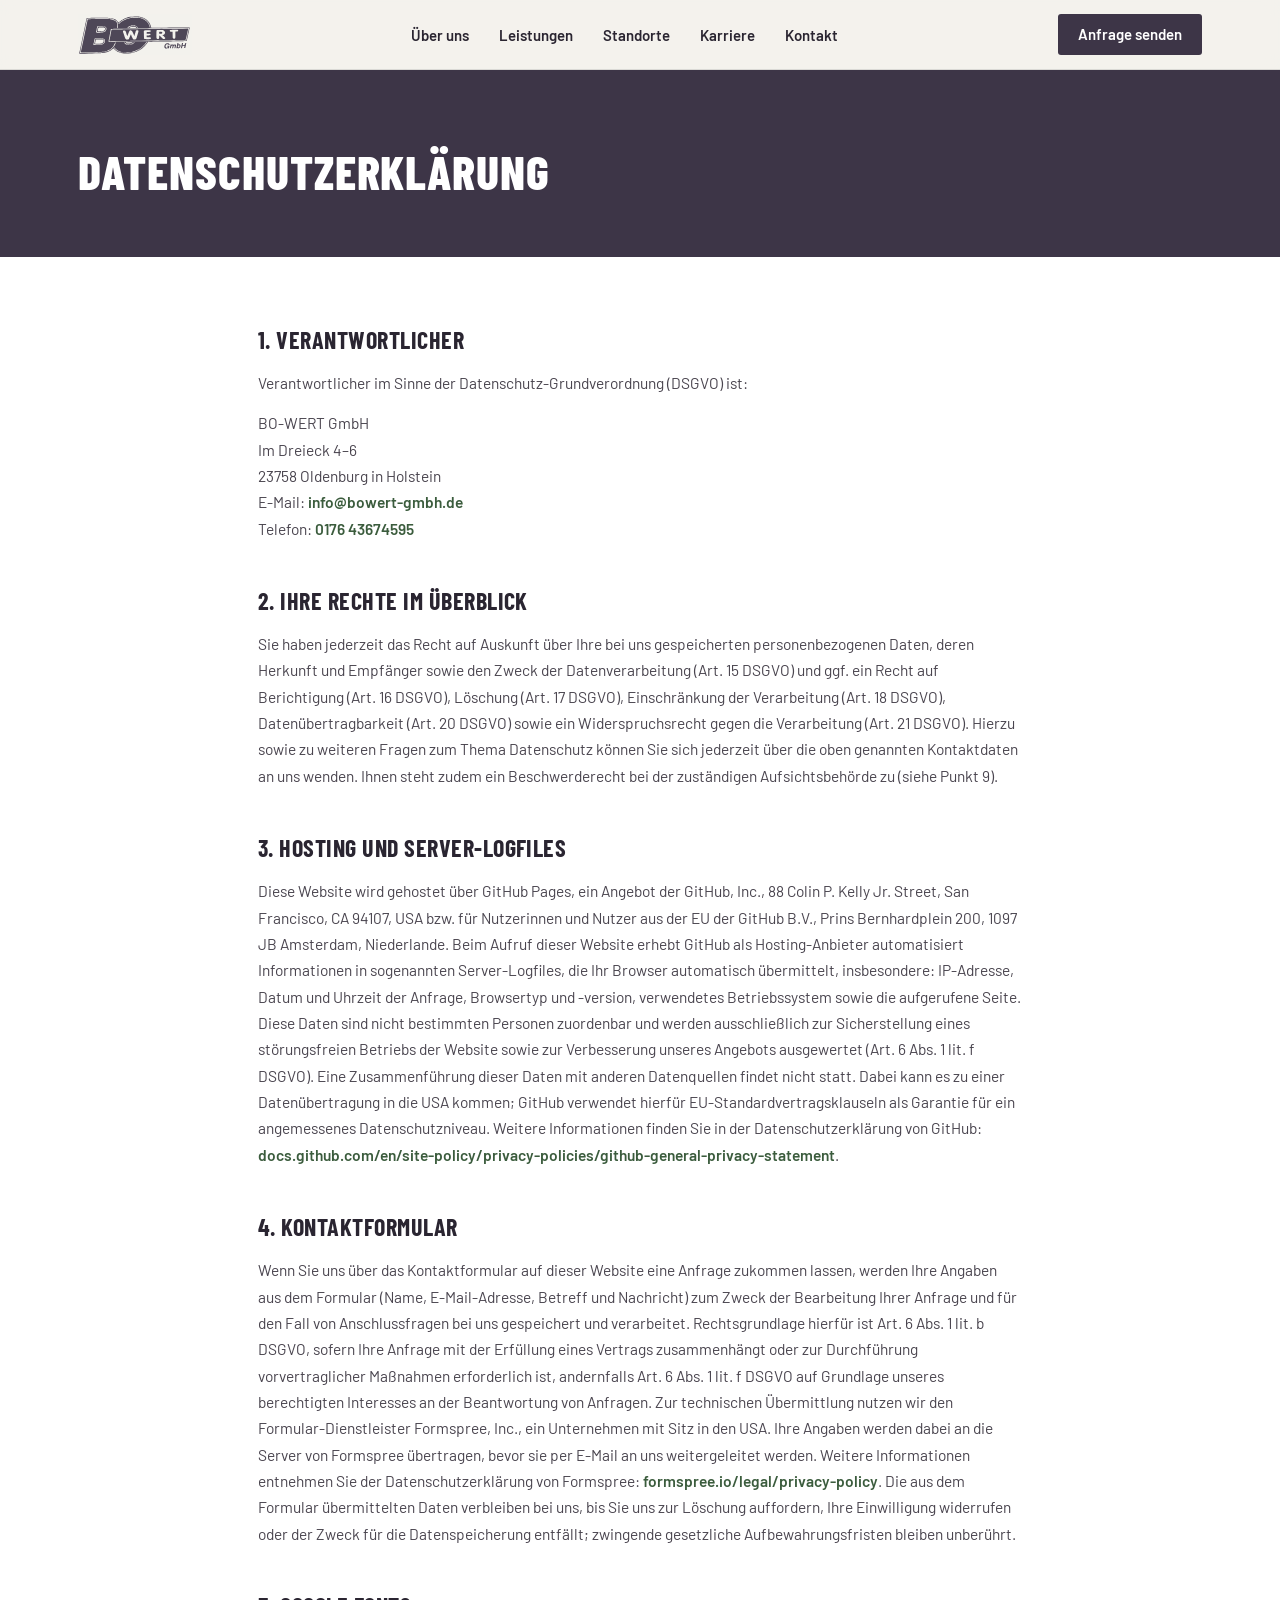
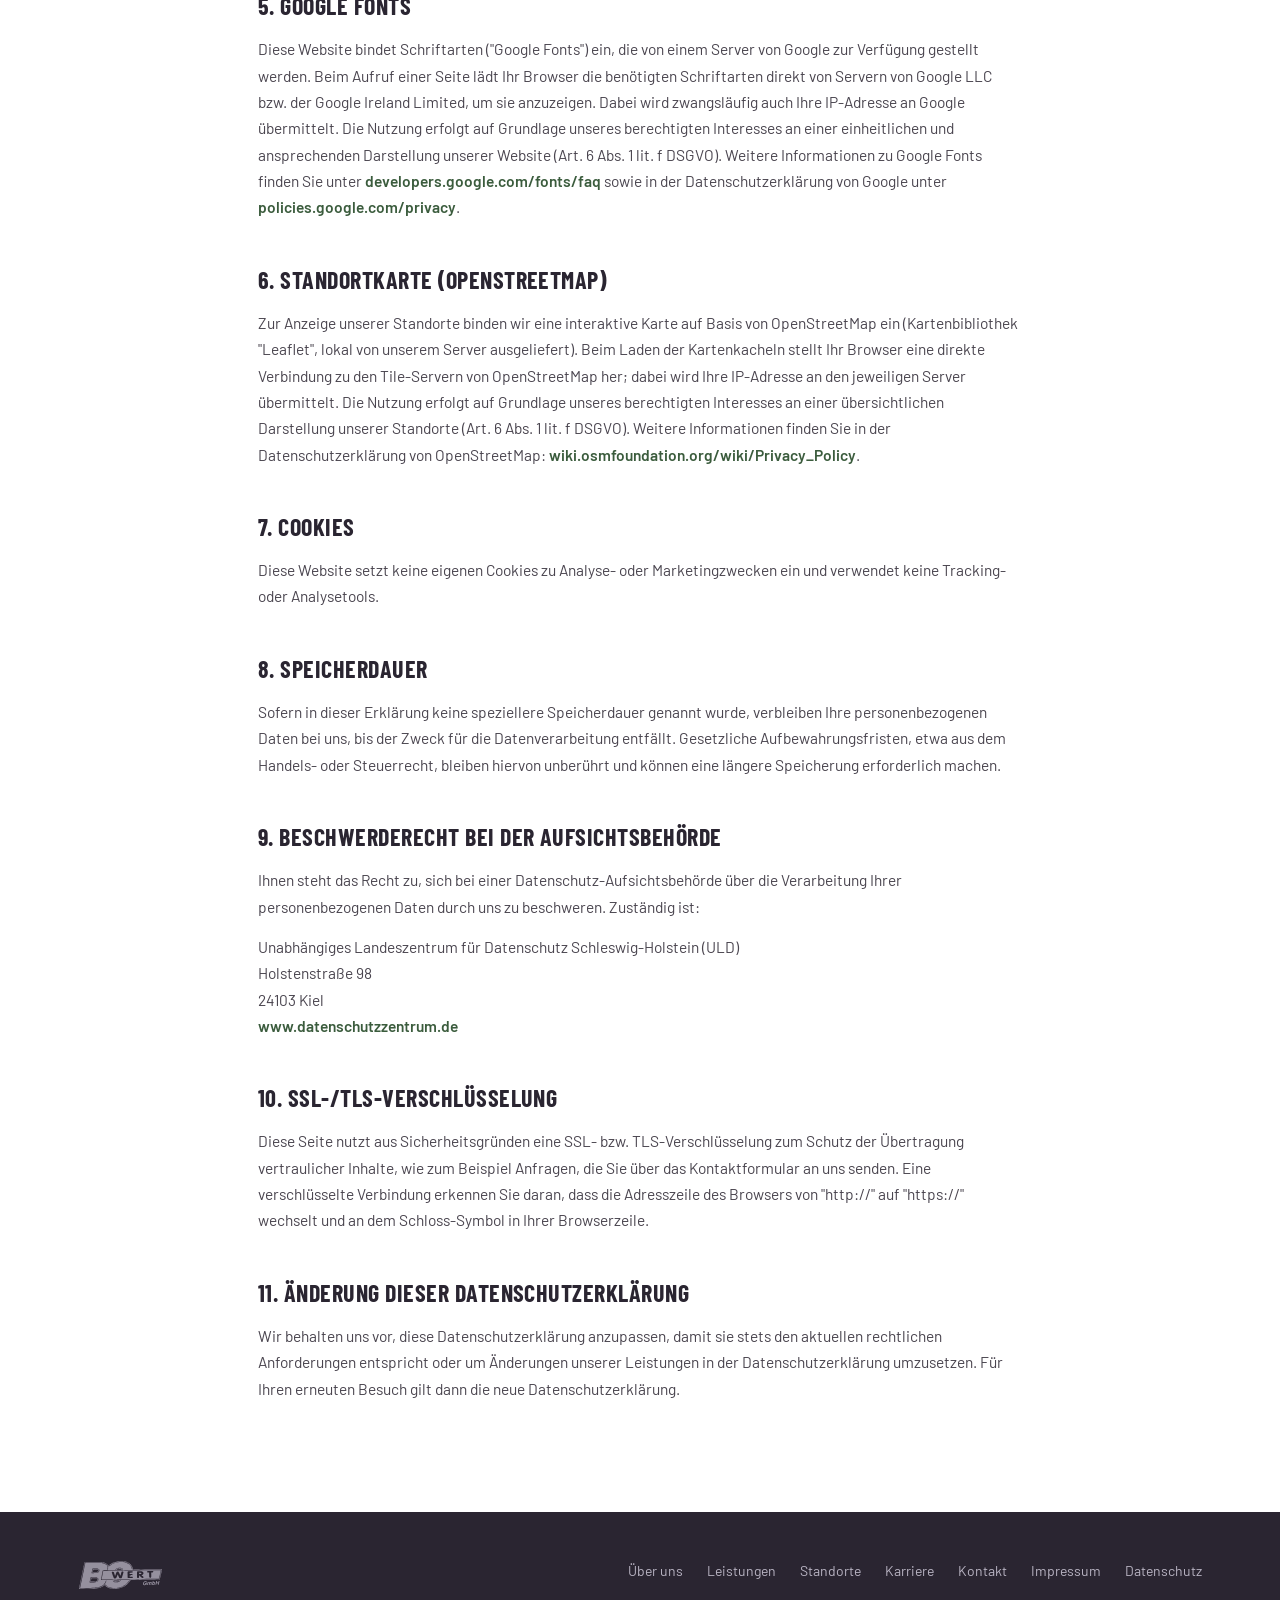
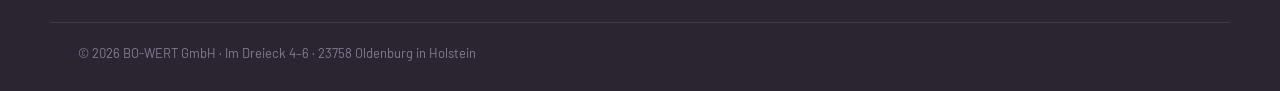
<file: datenschutz.html>
<!DOCTYPE html>
<html lang="de">
<head>
<meta charset="UTF-8">
<meta name="viewport" content="width=device-width, initial-scale=1.0">
<title>Datenschutzerklärung – BO-WERT GmbH</title>
<meta name="description" content="Datenschutzerklärung der BO-WERT GmbH aus Oldenburg in Holstein.">
<meta name="robots" content="noindex">
<link rel="icon" href="assets/favicon.svg" type="image/svg+xml">
<link rel="icon" href="assets/favicon-32.png" sizes="32x32" type="image/png">
<link rel="icon" href="assets/favicon-16.png" sizes="16x16" type="image/png">
<link rel="apple-touch-icon" href="assets/apple-touch-icon.png">
<link rel="stylesheet" href="assets/fonts/fonts.css">
<link rel="stylesheet" href="assets/style.css">
</head>
<body>

<header>
  <div class="nav">
    <a class="nav-logo" href="index.html" aria-label="BO-WERT GmbH – Startseite">
      <img src="assets/logo-mark.svg" alt="BO-WERT GmbH Logo">
    </a>
    <ul class="nav-links">
      <li><a href="index.html#ueber-uns">Über uns</a></li>
      <li><a href="index.html#leistungen">Leistungen</a></li>
      <li><a href="index.html#standorte">Standorte</a></li>
      <li><a href="index.html#karriere">Karriere</a></li>
      <li><a href="index.html#kontakt">Kontakt</a></li>
    </ul>
    <a href="index.html#kontakt" class="nav-cta">Anfrage senden</a>
    <button class="burger" id="burger-btn" aria-expanded="false" aria-controls="mobile-menu" aria-label="Menü öffnen">
      <svg class="icon-open" viewBox="0 0 24 24" fill="none" stroke="currentColor" stroke-width="2" stroke-linecap="round"><line x1="3" y1="6" x2="21" y2="6"/><line x1="3" y1="12" x2="21" y2="12"/><line x1="3" y1="18" x2="21" y2="18"/></svg>
      <svg class="icon-close" viewBox="0 0 24 24" fill="none" stroke="currentColor" stroke-width="2" stroke-linecap="round"><line x1="6" y1="6" x2="18" y2="18"/><line x1="6" y1="18" x2="18" y2="6"/></svg>
    </button>
  </div>
  <nav class="mobile-menu" id="mobile-menu">
    <a href="index.html#ueber-uns">Über uns</a>
    <a href="index.html#leistungen">Leistungen</a>
    <a href="index.html#standorte">Standorte</a>
    <a href="index.html#karriere">Karriere</a>
    <a href="index.html#kontakt">Kontakt</a>
    <a href="index.html#kontakt" class="mobile-cta">Anfrage senden</a>
  </nav>
</header>

<section class="legal-hero">
  <div class="wrap"><h1>Datenschutzerklärung</h1></div>
</section>

<section class="legal">
  <div class="wrap">

    <h2>1. Verantwortlicher</h2>
    <p>Verantwortlicher im Sinne der Datenschutz-Grundverordnung (DSGVO) ist:</p>
    <address>
      BO-WERT GmbH<br>
      Im Dreieck 4–6<br>
      23758 Oldenburg in Holstein<br>
      E-Mail: <a href="mailto:info@bowert-gmbh.de">info@bowert-gmbh.de</a><br>
      Telefon: <a href="tel:+4917643674595">0176 43674595</a>
    </address>

    <h2>2. Ihre Rechte im Überblick</h2>
    <p>Sie haben jederzeit das Recht auf Auskunft über Ihre bei uns gespeicherten personenbezogenen Daten, deren Herkunft und Empfänger sowie den Zweck der Datenverarbeitung (Art. 15 DSGVO) und ggf. ein Recht auf Berichtigung (Art. 16 DSGVO), Löschung (Art. 17 DSGVO), Einschränkung der Verarbeitung (Art. 18 DSGVO), Datenübertragbarkeit (Art. 20 DSGVO) sowie ein Widerspruchsrecht gegen die Verarbeitung (Art. 21 DSGVO). Hierzu sowie zu weiteren Fragen zum Thema Datenschutz können Sie sich jederzeit über die oben genannten Kontaktdaten an uns wenden. Ihnen steht zudem ein Beschwerderecht bei der zuständigen Aufsichtsbehörde zu (siehe Punkt 9).</p>

    <h2>3. Hosting und Server-Logfiles</h2>
    <p>Diese Website wird gehostet über GitHub Pages, ein Angebot der GitHub, Inc., 88 Colin P. Kelly Jr. Street, San Francisco, CA 94107, USA bzw. für Nutzerinnen und Nutzer aus der EU der GitHub B.V., Prins Bernhardplein 200, 1097 JB Amsterdam, Niederlande. Beim Aufruf dieser Website erhebt GitHub als Hosting-Anbieter automatisiert Informationen in sogenannten Server-Logfiles, die Ihr Browser automatisch übermittelt, insbesondere: IP-Adresse, Datum und Uhrzeit der Anfrage, Browsertyp und -version, verwendetes Betriebssystem sowie die aufgerufene Seite. Diese Daten sind nicht bestimmten Personen zuordenbar und werden ausschließlich zur Sicherstellung eines störungsfreien Betriebs der Website sowie zur Verbesserung unseres Angebots ausgewertet (Art. 6 Abs. 1 lit. f DSGVO). Eine Zusammenführung dieser Daten mit anderen Datenquellen findet nicht statt. Dabei kann es zu einer Datenübertragung in die USA kommen; GitHub verwendet hierfür EU-Standardvertragsklauseln als Garantie für ein angemessenes Datenschutzniveau. Weitere Informationen finden Sie in der Datenschutzerklärung von GitHub: <a href="https://docs.github.com/en/site-policy/privacy-policies/github-general-privacy-statement" target="_blank" rel="noopener">docs.github.com/en/site-policy/privacy-policies/github-general-privacy-statement</a>.</p>

    <h2>4. Kontaktformular</h2>
    <p>Wenn Sie uns über das Kontaktformular auf dieser Website eine Anfrage zukommen lassen, werden Ihre Angaben aus dem Formular (Name, E-Mail-Adresse, Betreff und Nachricht) zum Zweck der Bearbeitung Ihrer Anfrage und für den Fall von Anschlussfragen bei uns gespeichert und verarbeitet. Rechtsgrundlage hierfür ist Art. 6 Abs. 1 lit. b DSGVO, sofern Ihre Anfrage mit der Erfüllung eines Vertrags zusammenhängt oder zur Durchführung vorvertraglicher Maßnahmen erforderlich ist, andernfalls Art. 6 Abs. 1 lit. f DSGVO auf Grundlage unseres berechtigten Interesses an der Beantwortung von Anfragen. Zur technischen Übermittlung nutzen wir den Formular-Dienstleister Formspree, Inc., ein Unternehmen mit Sitz in den USA. Ihre Angaben werden dabei an die Server von Formspree übertragen, bevor sie per E-Mail an uns weitergeleitet werden. Weitere Informationen entnehmen Sie der Datenschutzerklärung von Formspree: <a href="https://formspree.io/legal/privacy-policy/" target="_blank" rel="noopener">formspree.io/legal/privacy-policy</a>. Die aus dem Formular übermittelten Daten verbleiben bei uns, bis Sie uns zur Löschung auffordern, Ihre Einwilligung widerrufen oder der Zweck für die Datenspeicherung entfällt; zwingende gesetzliche Aufbewahrungsfristen bleiben unberührt.</p>

    <h2>5. Google Fonts</h2>
    <p>Diese Website bindet Schriftarten ("Google Fonts") ein, die von einem Server von Google zur Verfügung gestellt werden. Beim Aufruf einer Seite lädt Ihr Browser die benötigten Schriftarten direkt von Servern von Google LLC bzw. der Google Ireland Limited, um sie anzuzeigen. Dabei wird zwangsläufig auch Ihre IP-Adresse an Google übermittelt. Die Nutzung erfolgt auf Grundlage unseres berechtigten Interesses an einer einheitlichen und ansprechenden Darstellung unserer Website (Art. 6 Abs. 1 lit. f DSGVO). Weitere Informationen zu Google Fonts finden Sie unter <a href="https://developers.google.com/fonts/faq" target="_blank" rel="noopener">developers.google.com/fonts/faq</a> sowie in der Datenschutzerklärung von Google unter <a href="https://policies.google.com/privacy" target="_blank" rel="noopener">policies.google.com/privacy</a>.</p>

    <h2>6. Standortkarte (OpenStreetMap)</h2>
    <p>Zur Anzeige unserer Standorte binden wir eine interaktive Karte auf Basis von OpenStreetMap ein (Kartenbibliothek "Leaflet", lokal von unserem Server ausgeliefert). Beim Laden der Kartenkacheln stellt Ihr Browser eine direkte Verbindung zu den Tile-Servern von OpenStreetMap her; dabei wird Ihre IP-Adresse an den jeweiligen Server übermittelt. Die Nutzung erfolgt auf Grundlage unseres berechtigten Interesses an einer übersichtlichen Darstellung unserer Standorte (Art. 6 Abs. 1 lit. f DSGVO). Weitere Informationen finden Sie in der Datenschutzerklärung von OpenStreetMap: <a href="https://wiki.osmfoundation.org/wiki/Privacy_Policy" target="_blank" rel="noopener">wiki.osmfoundation.org/wiki/Privacy_Policy</a>.</p>

    <h2>7. Cookies</h2>
    <p>Diese Website setzt keine eigenen Cookies zu Analyse- oder Marketingzwecken ein und verwendet keine Tracking- oder Analysetools.</p>

    <h2>8. Speicherdauer</h2>
    <p>Sofern in dieser Erklärung keine speziellere Speicherdauer genannt wurde, verbleiben Ihre personenbezogenen Daten bei uns, bis der Zweck für die Datenverarbeitung entfällt. Gesetzliche Aufbewahrungsfristen, etwa aus dem Handels- oder Steuerrecht, bleiben hiervon unberührt und können eine längere Speicherung erforderlich machen.</p>

    <h2>9. Beschwerderecht bei der Aufsichtsbehörde</h2>
    <p>Ihnen steht das Recht zu, sich bei einer Datenschutz-Aufsichtsbehörde über die Verarbeitung Ihrer personenbezogenen Daten durch uns zu beschweren. Zuständig ist:</p>
    <address>
      Unabhängiges Landeszentrum für Datenschutz Schleswig-Holstein (ULD)<br>
      Holstenstraße 98<br>
      24103 Kiel<br>
      <a href="https://www.datenschutzzentrum.de/" target="_blank" rel="noopener">www.datenschutzzentrum.de</a>
    </address>

    <h2>10. SSL-/TLS-Verschlüsselung</h2>
    <p>Diese Seite nutzt aus Sicherheitsgründen eine SSL- bzw. TLS-Verschlüsselung zum Schutz der Übertragung vertraulicher Inhalte, wie zum Beispiel Anfragen, die Sie über das Kontaktformular an uns senden. Eine verschlüsselte Verbindung erkennen Sie daran, dass die Adresszeile des Browsers von "http://" auf "https://" wechselt und an dem Schloss-Symbol in Ihrer Browserzeile.</p>

    <h2>11. Änderung dieser Datenschutzerklärung</h2>
    <p>Wir behalten uns vor, diese Datenschutzerklärung anzupassen, damit sie stets den aktuellen rechtlichen Anforderungen entspricht oder um Änderungen unserer Leistungen in der Datenschutzerklärung umzusetzen. Für Ihren erneuten Besuch gilt dann die neue Datenschutzerklärung.</p>

  </div>
</section>

<footer>
  <div class="wrap footer-grid">
    <div class="footer-logo">
      <img src="assets/logo-footer.svg" alt="BO-WERT GmbH">
    </div>
    <ul class="footer-links">
      <li><a href="index.html#ueber-uns">Über uns</a></li>
      <li><a href="index.html#leistungen">Leistungen</a></li>
      <li><a href="index.html#standorte">Standorte</a></li>
      <li><a href="index.html#karriere">Karriere</a></li>
      <li><a href="index.html#kontakt">Kontakt</a></li>
      <li><a href="impressum.html">Impressum</a></li>
      <li><a href="datenschutz.html">Datenschutz</a></li>
    </ul>
  </div>
  <div class="wrap footer-bottom">
    © <span id="year"></span> BO-WERT GmbH · Im Dreieck 4–6 · 23758 Oldenburg in Holstein
  </div>
</footer>

<script src="assets/main.js"></script>

</body>
</html>
</file>
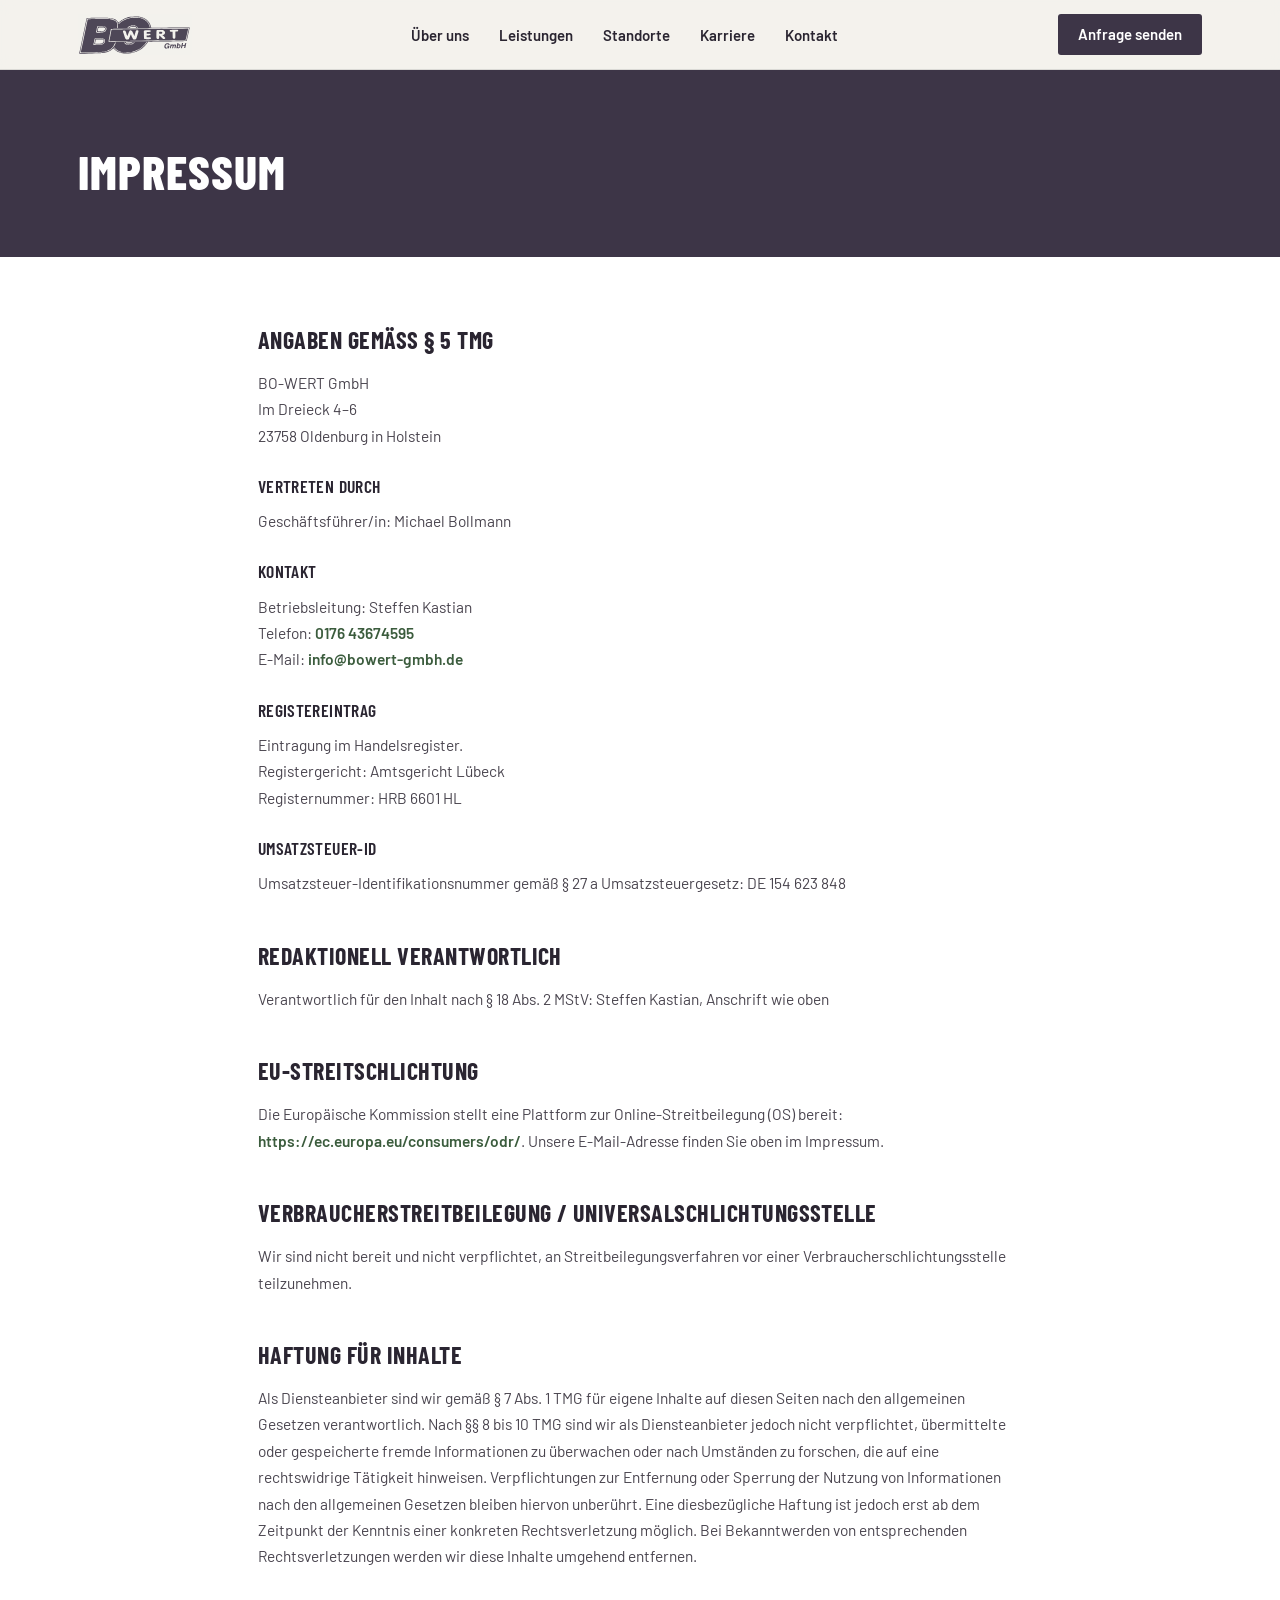
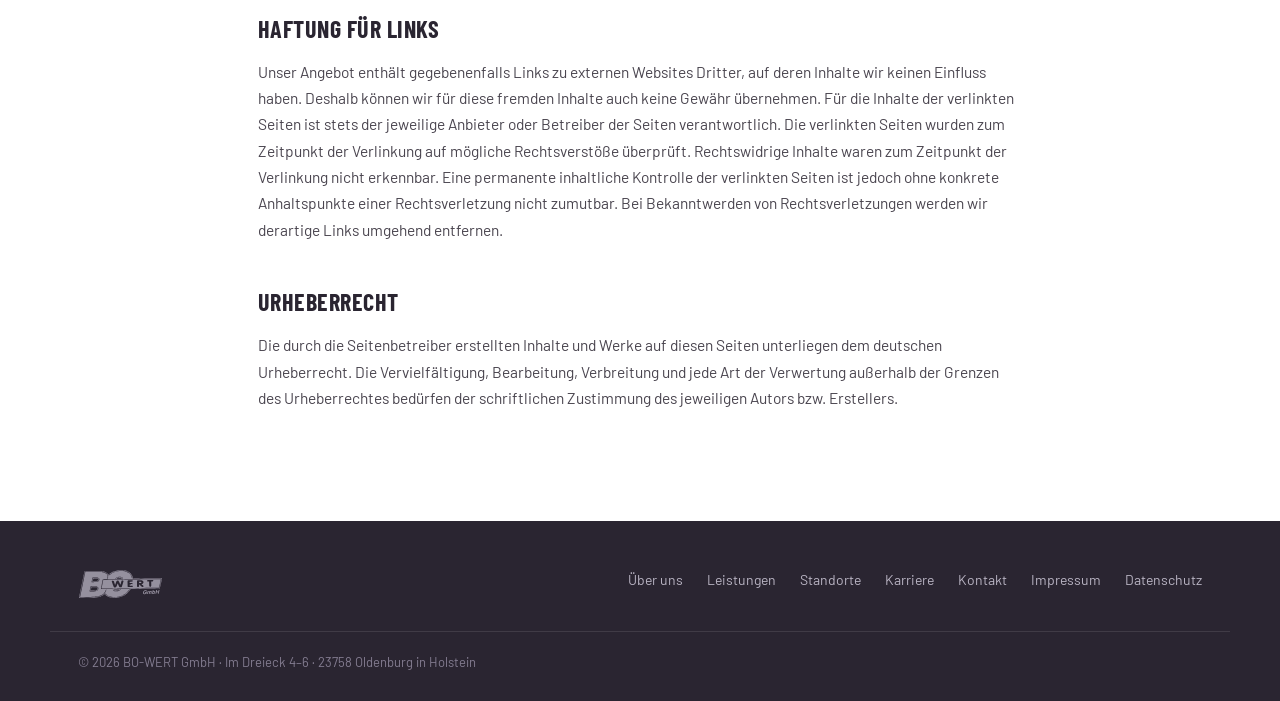
<file: impressum.html>
<!DOCTYPE html>
<html lang="de">
<head>
<meta charset="UTF-8">
<meta name="viewport" content="width=device-width, initial-scale=1.0">
<title>Impressum – BO-WERT GmbH</title>
<meta name="description" content="Impressum der BO-WERT GmbH aus Oldenburg in Holstein.">
<meta name="robots" content="noindex">
<link rel="icon" href="assets/favicon.svg" type="image/svg+xml">
<link rel="icon" href="assets/favicon-32.png" sizes="32x32" type="image/png">
<link rel="icon" href="assets/favicon-16.png" sizes="16x16" type="image/png">
<link rel="apple-touch-icon" href="assets/apple-touch-icon.png">
<link rel="stylesheet" href="assets/fonts/fonts.css">
<link rel="stylesheet" href="assets/style.css">
</head>
<body>

<header>
  <div class="nav">
    <a class="nav-logo" href="index.html" aria-label="BO-WERT GmbH – Startseite">
      <img src="assets/logo-mark.svg" alt="BO-WERT GmbH Logo">
    </a>
    <ul class="nav-links">
      <li><a href="index.html#ueber-uns">Über uns</a></li>
      <li><a href="index.html#leistungen">Leistungen</a></li>
      <li><a href="index.html#standorte">Standorte</a></li>
      <li><a href="index.html#karriere">Karriere</a></li>
      <li><a href="index.html#kontakt">Kontakt</a></li>
    </ul>
    <a href="index.html#kontakt" class="nav-cta">Anfrage senden</a>
    <button class="burger" id="burger-btn" aria-expanded="false" aria-controls="mobile-menu" aria-label="Menü öffnen">
      <svg class="icon-open" viewBox="0 0 24 24" fill="none" stroke="currentColor" stroke-width="2" stroke-linecap="round"><line x1="3" y1="6" x2="21" y2="6"/><line x1="3" y1="12" x2="21" y2="12"/><line x1="3" y1="18" x2="21" y2="18"/></svg>
      <svg class="icon-close" viewBox="0 0 24 24" fill="none" stroke="currentColor" stroke-width="2" stroke-linecap="round"><line x1="6" y1="6" x2="18" y2="18"/><line x1="6" y1="18" x2="18" y2="6"/></svg>
    </button>
  </div>
  <nav class="mobile-menu" id="mobile-menu">
    <a href="index.html#ueber-uns">Über uns</a>
    <a href="index.html#leistungen">Leistungen</a>
    <a href="index.html#standorte">Standorte</a>
    <a href="index.html#karriere">Karriere</a>
    <a href="index.html#kontakt">Kontakt</a>
    <a href="index.html#kontakt" class="mobile-cta">Anfrage senden</a>
  </nav>
</header>

<section class="legal-hero">
  <div class="wrap"><h1>Impressum</h1></div>
</section>

<section class="legal">
  <div class="wrap">

    <h2>Angaben gemäß § 5 TMG</h2>
    <address>
      BO-WERT GmbH<br>
      Im Dreieck 4–6<br>
      23758 Oldenburg in Holstein
    </address>

    <h3>Vertreten durch</h3>
    <p>Geschäftsführer/in: Michael Bollmann</p>

    <h3>Kontakt</h3>
    <p>
      Betriebsleitung: Steffen Kastian<br>
      Telefon: <a href="tel:+4917643674595">0176 43674595</a><br>
      E-Mail: <a href="mailto:info@bowert-gmbh.de">info@bowert-gmbh.de</a>
    </p>

    <h3>Registereintrag</h3>
    <p>
      Eintragung im Handelsregister.<br>
      Registergericht: Amtsgericht Lübeck<br>
      Registernummer:  HRB 6601 HL
    </p>

    <h3>Umsatzsteuer-ID</h3>
    <p>Umsatzsteuer-Identifikationsnummer gemäß § 27 a Umsatzsteuergesetz:  DE 154 623 848</p>

    <h2>Redaktionell verantwortlich</h2>
    <p>Verantwortlich für den Inhalt nach § 18 Abs. 2 MStV: Steffen Kastian, Anschrift wie oben</p>

    <h2>EU-Streitschlichtung</h2>
    <p>Die Europäische Kommission stellt eine Plattform zur Online-Streitbeilegung (OS) bereit: <a href="https://ec.europa.eu/consumers/odr/" target="_blank" rel="noopener">https://ec.europa.eu/consumers/odr/</a>. Unsere E-Mail-Adresse finden Sie oben im Impressum.</p>

    <h2>Verbraucherstreitbeilegung / Universalschlichtungsstelle</h2>
    <p>Wir sind nicht bereit und nicht verpflichtet, an Streitbeilegungsverfahren vor einer Verbraucherschlichtungsstelle teilzunehmen.</p>

    <h2>Haftung für Inhalte</h2>
    <p>Als Diensteanbieter sind wir gemäß § 7 Abs. 1 TMG für eigene Inhalte auf diesen Seiten nach den allgemeinen Gesetzen verantwortlich. Nach §§ 8 bis 10 TMG sind wir als Diensteanbieter jedoch nicht verpflichtet, übermittelte oder gespeicherte fremde Informationen zu überwachen oder nach Umständen zu forschen, die auf eine rechtswidrige Tätigkeit hinweisen. Verpflichtungen zur Entfernung oder Sperrung der Nutzung von Informationen nach den allgemeinen Gesetzen bleiben hiervon unberührt. Eine diesbezügliche Haftung ist jedoch erst ab dem Zeitpunkt der Kenntnis einer konkreten Rechtsverletzung möglich. Bei Bekanntwerden von entsprechenden Rechtsverletzungen werden wir diese Inhalte umgehend entfernen.</p>

    <h2>Haftung für Links</h2>
    <p>Unser Angebot enthält gegebenenfalls Links zu externen Websites Dritter, auf deren Inhalte wir keinen Einfluss haben. Deshalb können wir für diese fremden Inhalte auch keine Gewähr übernehmen. Für die Inhalte der verlinkten Seiten ist stets der jeweilige Anbieter oder Betreiber der Seiten verantwortlich. Die verlinkten Seiten wurden zum Zeitpunkt der Verlinkung auf mögliche Rechtsverstöße überprüft. Rechtswidrige Inhalte waren zum Zeitpunkt der Verlinkung nicht erkennbar. Eine permanente inhaltliche Kontrolle der verlinkten Seiten ist jedoch ohne konkrete Anhaltspunkte einer Rechtsverletzung nicht zumutbar. Bei Bekanntwerden von Rechtsverletzungen werden wir derartige Links umgehend entfernen.</p>

    <h2>Urheberrecht</h2>
    <p>Die durch die Seitenbetreiber erstellten Inhalte und Werke auf diesen Seiten unterliegen dem deutschen Urheberrecht. Die Vervielfältigung, Bearbeitung, Verbreitung und jede Art der Verwertung außerhalb der Grenzen des Urheberrechtes bedürfen der schriftlichen Zustimmung des jeweiligen Autors bzw. Erstellers.</p>

  </div>
</section>

<footer>
  <div class="wrap footer-grid">
    <div class="footer-logo">
      <img src="assets/logo-footer.svg" alt="BO-WERT GmbH">
    </div>
    <ul class="footer-links">
      <li><a href="index.html#ueber-uns">Über uns</a></li>
      <li><a href="index.html#leistungen">Leistungen</a></li>
      <li><a href="index.html#standorte">Standorte</a></li>
      <li><a href="index.html#karriere">Karriere</a></li>
      <li><a href="index.html#kontakt">Kontakt</a></li>
      <li><a href="impressum.html">Impressum</a></li>
      <li><a href="datenschutz.html">Datenschutz</a></li>
    </ul>
  </div>
  <div class="wrap footer-bottom">
    © <span id="year"></span> BO-WERT GmbH · Im Dreieck 4–6 · 23758 Oldenburg in Holstein
  </div>
</footer>

<script src="assets/main.js"></script>

</body>
</html>
</file>
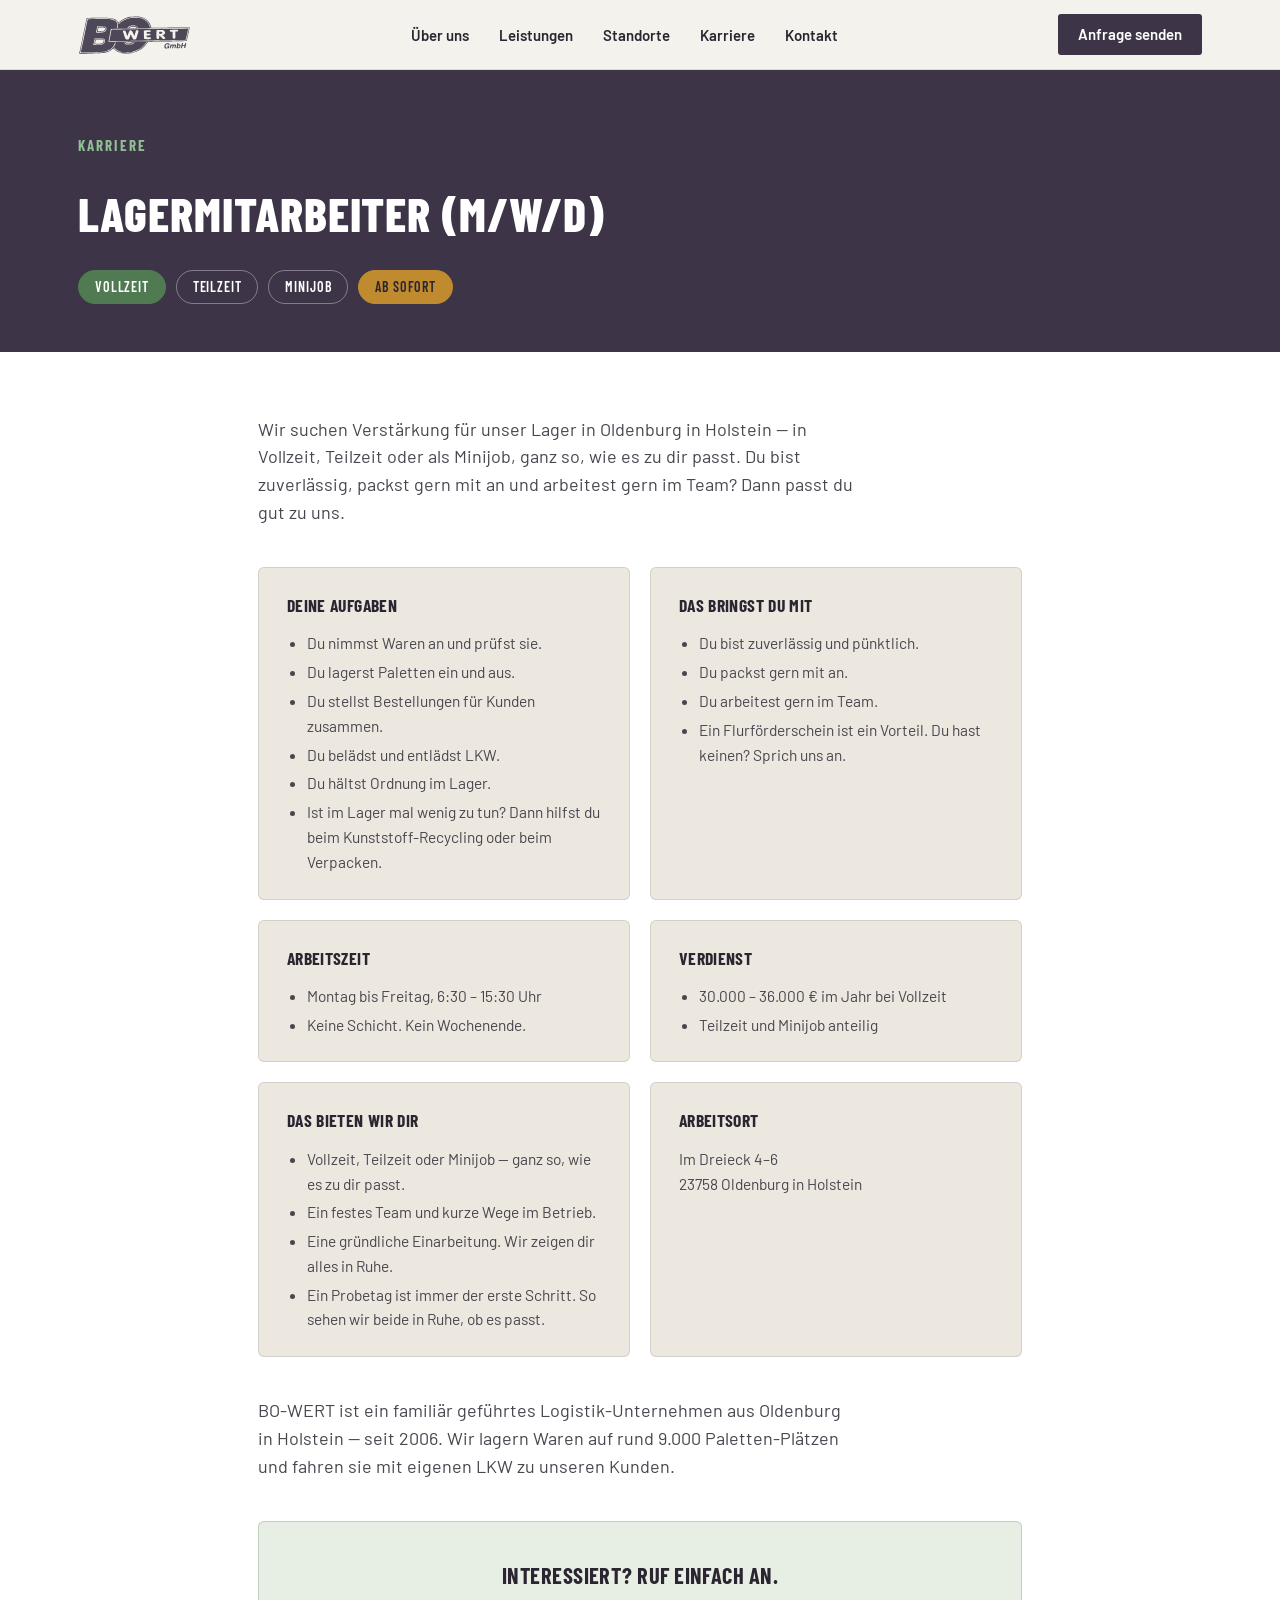
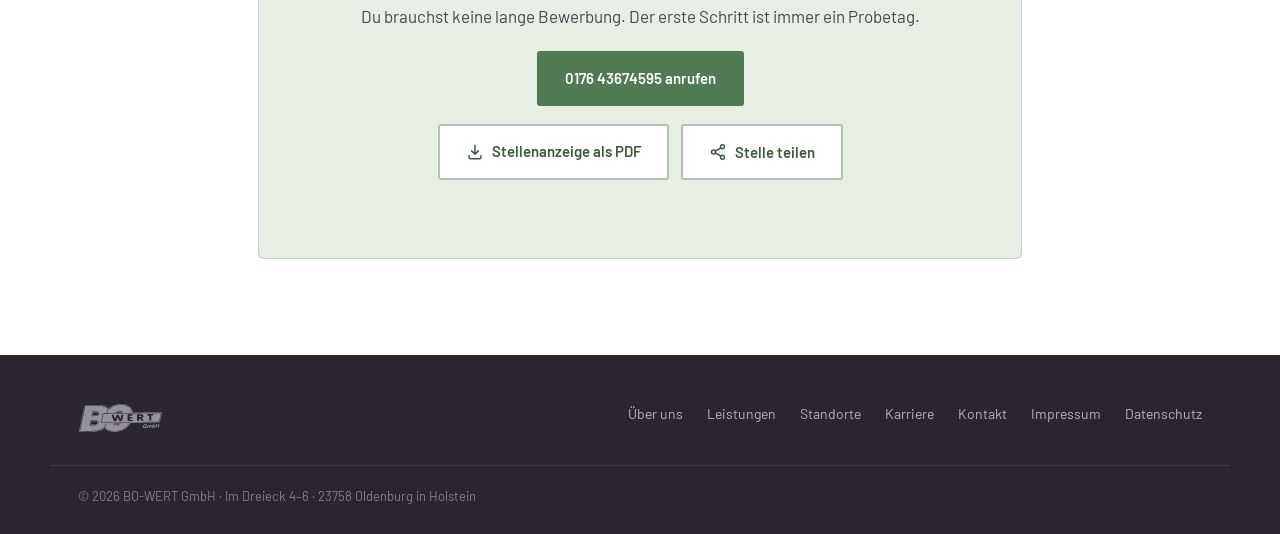
<file: stellenangebot-lager.html>
<!DOCTYPE html>
<html lang="de">
<head>
<meta charset="UTF-8">
<meta name="viewport" content="width=device-width, initial-scale=1.0">
<title>Stellenangebot: Lagermitarbeiter (m/w/d) – BO-WERT GmbH</title>
<meta name="description" content="BO-WERT GmbH sucht ab sofort Lagermitarbeiter (m/w/d) in Oldenburg in Holstein — Vollzeit, Teilzeit oder Minijob, Montag bis Freitag, keine Schicht, kein Wochenende.">
<link rel="icon" href="assets/favicon.svg" type="image/svg+xml">
<link rel="icon" href="assets/favicon-32.png" sizes="32x32" type="image/png">
<link rel="icon" href="assets/favicon-16.png" sizes="16x16" type="image/png">
<link rel="apple-touch-icon" href="assets/apple-touch-icon.png">
<link rel="stylesheet" href="assets/fonts/fonts.css">
<link rel="stylesheet" href="assets/style.css">
</head>
<body>

<header>
  <div class="nav">
    <a class="nav-logo" href="index.html" aria-label="BO-WERT GmbH – Startseite">
      <img src="assets/logo-mark.svg" alt="BO-WERT GmbH Logo">
    </a>
    <ul class="nav-links">
      <li><a href="index.html#ueber-uns">Über uns</a></li>
      <li><a href="index.html#leistungen">Leistungen</a></li>
      <li><a href="index.html#standorte">Standorte</a></li>
      <li><a href="index.html#karriere">Karriere</a></li>
      <li><a href="index.html#kontakt">Kontakt</a></li>
    </ul>
    <a href="index.html#kontakt" class="nav-cta">Anfrage senden</a>
    <button class="burger" id="burger-btn" aria-expanded="false" aria-controls="mobile-menu" aria-label="Menü öffnen">
      <svg class="icon-open" viewBox="0 0 24 24" fill="none" stroke="currentColor" stroke-width="2" stroke-linecap="round"><line x1="3" y1="6" x2="21" y2="6"/><line x1="3" y1="12" x2="21" y2="12"/><line x1="3" y1="18" x2="21" y2="18"/></svg>
      <svg class="icon-close" viewBox="0 0 24 24" fill="none" stroke="currentColor" stroke-width="2" stroke-linecap="round"><line x1="6" y1="6" x2="18" y2="18"/><line x1="6" y1="18" x2="18" y2="6"/></svg>
    </button>
  </div>
  <nav class="mobile-menu" id="mobile-menu">
    <a href="index.html#ueber-uns">Über uns</a>
    <a href="index.html#leistungen">Leistungen</a>
    <a href="index.html#standorte">Standorte</a>
    <a href="index.html#karriere">Karriere</a>
    <a href="index.html#kontakt">Kontakt</a>
    <a href="index.html#kontakt" class="mobile-cta">Anfrage senden</a>
  </nav>
</header>

<section class="legal-hero">
  <div class="wrap">
    <p class="eyebrow" style="color:#8FBF93;">Karriere</p>
    <h1>Lagermitarbeiter (m/w/d)</h1>
    <ul class="job-tags">
      <li class="is-primary">Vollzeit</li>
      <li>Teilzeit</li>
      <li>Minijob</li>
      <li class="is-accent">ab sofort</li>
    </ul>
  </div>
</section>

<section class="job">
  <div class="wrap">
    <p class="job-intro">Wir suchen Verstärkung für unser Lager in Oldenburg in Holstein — in Vollzeit, Teilzeit oder als Minijob, ganz so, wie es zu dir passt. Du bist zuverlässig, packst gern mit an und arbeitest gern im Team? Dann passt du gut zu uns.</p>

    <div class="job-grid">
      <div class="job-block">
        <h2>Deine Aufgaben</h2>
        <ul>
          <li>Du nimmst Waren an und prüfst sie.</li>
          <li>Du lagerst Paletten ein und aus.</li>
          <li>Du stellst Bestellungen für Kunden zusammen.</li>
          <li>Du belädst und entlädst LKW.</li>
          <li>Du hältst Ordnung im Lager.</li>
          <li>Ist im Lager mal wenig zu tun? Dann hilfst du beim Kunststoff-Recycling oder beim Verpacken.</li>
        </ul>
      </div>

      <div class="job-block">
        <h2>Das bringst du mit</h2>
        <ul>
          <li>Du bist zuverlässig und pünktlich.</li>
          <li>Du packst gern mit an.</li>
          <li>Du arbeitest gern im Team.</li>
          <li>Ein Flurförderschein ist ein Vorteil. Du hast keinen? Sprich uns an.</li>
        </ul>
      </div>

      <div class="job-block">
        <h2>Arbeitszeit</h2>
        <ul>
          <li>Montag bis Freitag, 6:30 – 15:30 Uhr</li>
          <li>Keine Schicht. Kein Wochenende.</li>
        </ul>
      </div>

      <div class="job-block">
        <h2>Verdienst</h2>
        <ul>
          <li>30.000 – 36.000&nbsp;€ im Jahr bei Vollzeit</li>
          <li>Teilzeit und Minijob anteilig</li>
        </ul>
      </div>

      <div class="job-block">
        <h2>Das bieten wir dir</h2>
        <ul>
          <li>Vollzeit, Teilzeit oder Minijob — ganz so, wie es zu dir passt.</li>
          <li>Ein festes Team und kurze Wege im Betrieb.</li>
          <li>Eine gründliche Einarbeitung. Wir zeigen dir alles in Ruhe.</li>
          <li>Ein Probetag ist immer der erste Schritt. So sehen wir beide in Ruhe, ob es passt.</li>
        </ul>
      </div>

      <div class="job-block">
        <h2>Arbeitsort</h2>
        <address>Im Dreieck 4–6<br>23758 Oldenburg in Holstein</address>
      </div>
    </div>

    <p class="job-intro">BO-WERT ist ein familiär geführtes Logistik-Unternehmen aus Oldenburg in Holstein — seit 2006. Wir lagern Waren auf rund 9.000 Paletten-Plätzen und fahren sie mit eigenen LKW zu unseren Kunden.</p>

    <div class="job-cta">
      <h2>Interessiert? Ruf einfach an.</h2>
      <p>Du brauchst keine lange Bewerbung. Der erste Schritt ist immer ein Probetag.</p>
      <a href="tel:+4917643674595" class="btn btn-primary">0176 43674595 anrufen</a>
      <div class="job-actions">
        <a href="assets/BO-WERT-Stellenanzeige-Lagermitarbeiter.pdf" class="btn btn-outline" download>
          <svg width="18" height="18" viewBox="0 0 24 24" fill="none" aria-hidden="true"><path d="M12 3v12m0 0l-4.5-4.5M12 15l4.5-4.5M4 17v2a2 2 0 002 2h12a2 2 0 002-2v-2" stroke="currentColor" stroke-width="2" stroke-linecap="round" stroke-linejoin="round"/></svg>
          Stellenanzeige als PDF
        </a>
        <button type="button" class="btn btn-outline" data-share data-share-title="Lagermitarbeiter (m/w/d) bei BO-WERT GmbH" data-share-text="BO-WERT GmbH in Oldenburg in Holstein sucht ab sofort Lagermitarbeiter (m/w/d) — Vollzeit, Teilzeit oder Minijob.">
          <svg width="18" height="18" viewBox="0 0 24 24" fill="none" aria-hidden="true"><circle cx="18" cy="5" r="2.6" stroke="currentColor" stroke-width="2"/><circle cx="6" cy="12" r="2.6" stroke="currentColor" stroke-width="2"/><circle cx="18" cy="19" r="2.6" stroke="currentColor" stroke-width="2"/><path d="M8.4 10.8l7.2-4.1M8.4 13.2l7.2 4.1" stroke="currentColor" stroke-width="2" stroke-linecap="round"/></svg>
          Stelle teilen
        </button>
      </div>
      <p class="job-share-status" data-share-status role="status"></p>
    </div>
  </div>
</section>

<footer>
  <div class="wrap footer-grid">
    <div class="footer-logo">
      <img src="assets/logo-footer.svg" alt="BO-WERT GmbH">
    </div>
    <ul class="footer-links">
      <li><a href="index.html#ueber-uns">Über uns</a></li>
      <li><a href="index.html#leistungen">Leistungen</a></li>
      <li><a href="index.html#standorte">Standorte</a></li>
      <li><a href="index.html#karriere">Karriere</a></li>
      <li><a href="index.html#kontakt">Kontakt</a></li>
      <li><a href="impressum.html">Impressum</a></li>
      <li><a href="datenschutz.html">Datenschutz</a></li>
    </ul>
  </div>
  <div class="wrap footer-bottom">
    © <span id="year"></span> BO-WERT GmbH · Im Dreieck 4–6 · 23758 Oldenburg in Holstein
  </div>
</footer>

<script src="assets/main.js"></script>

</body>
</html>
</file>
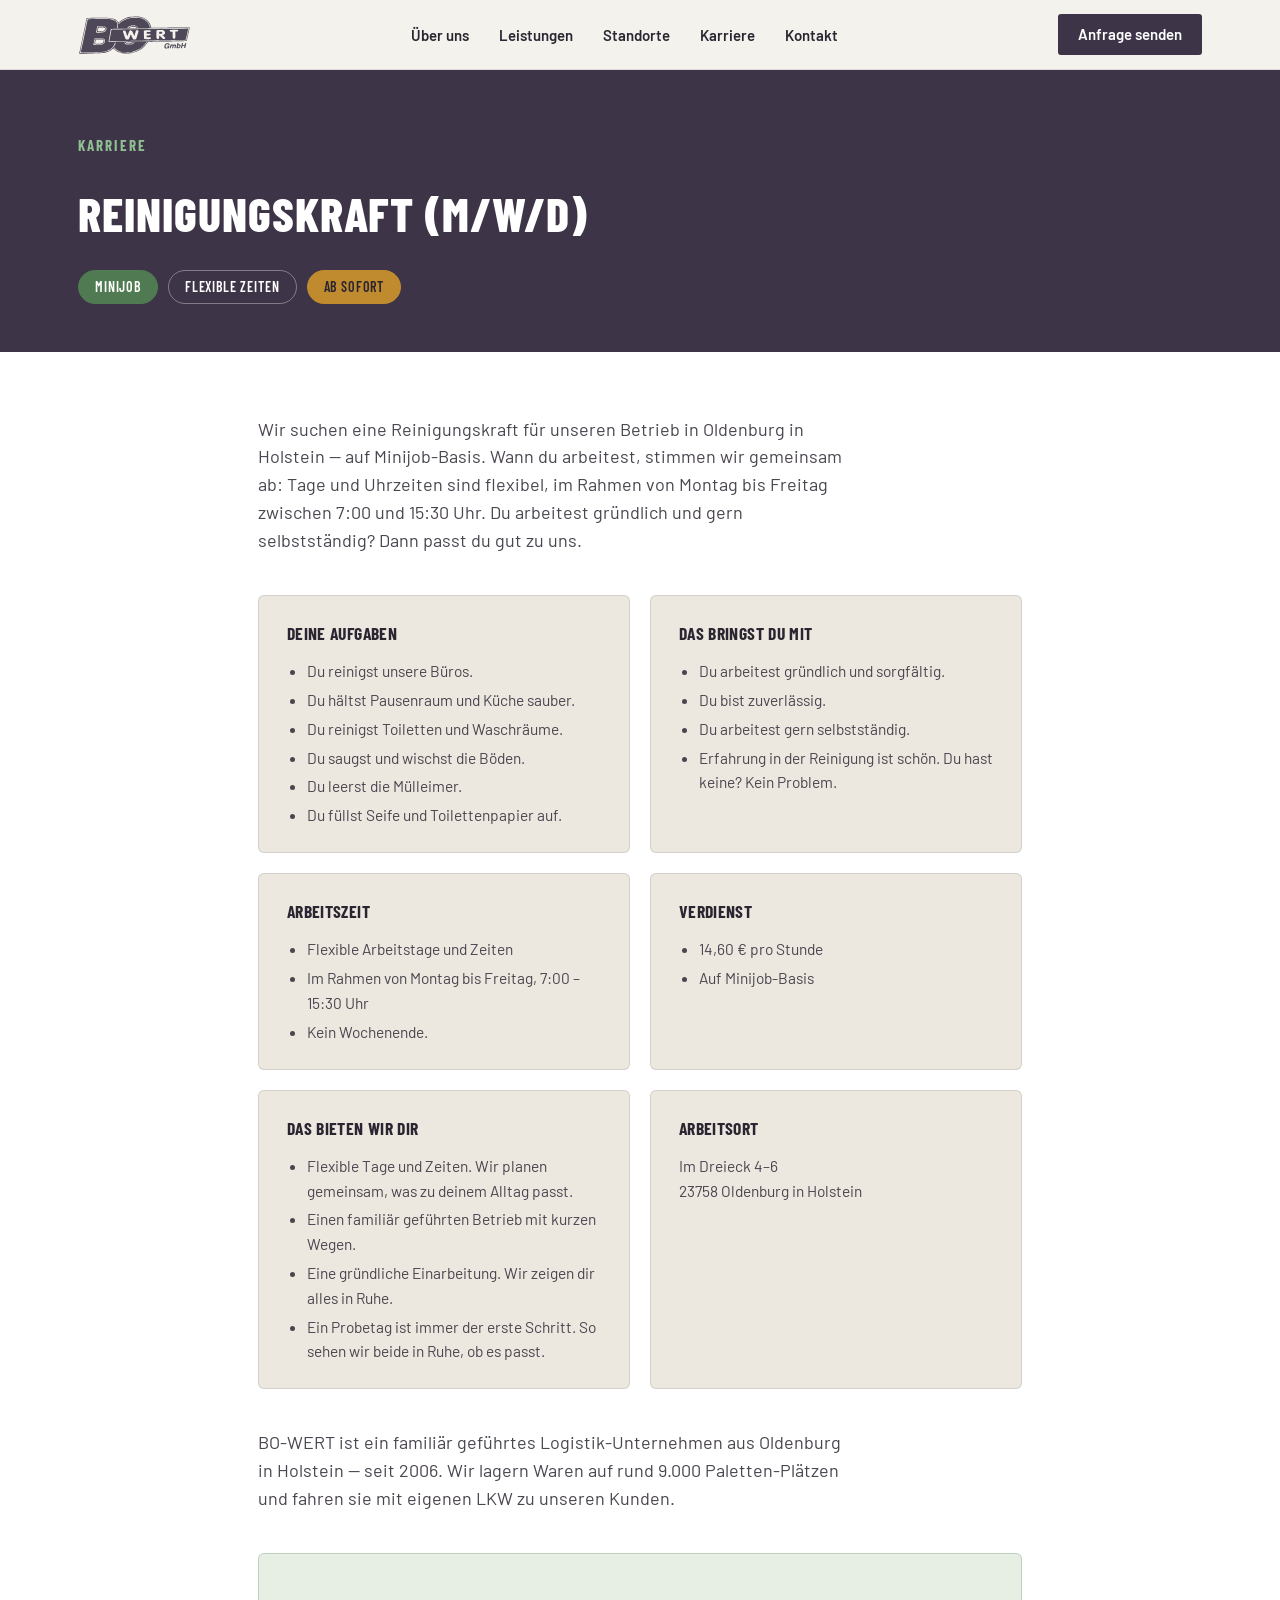
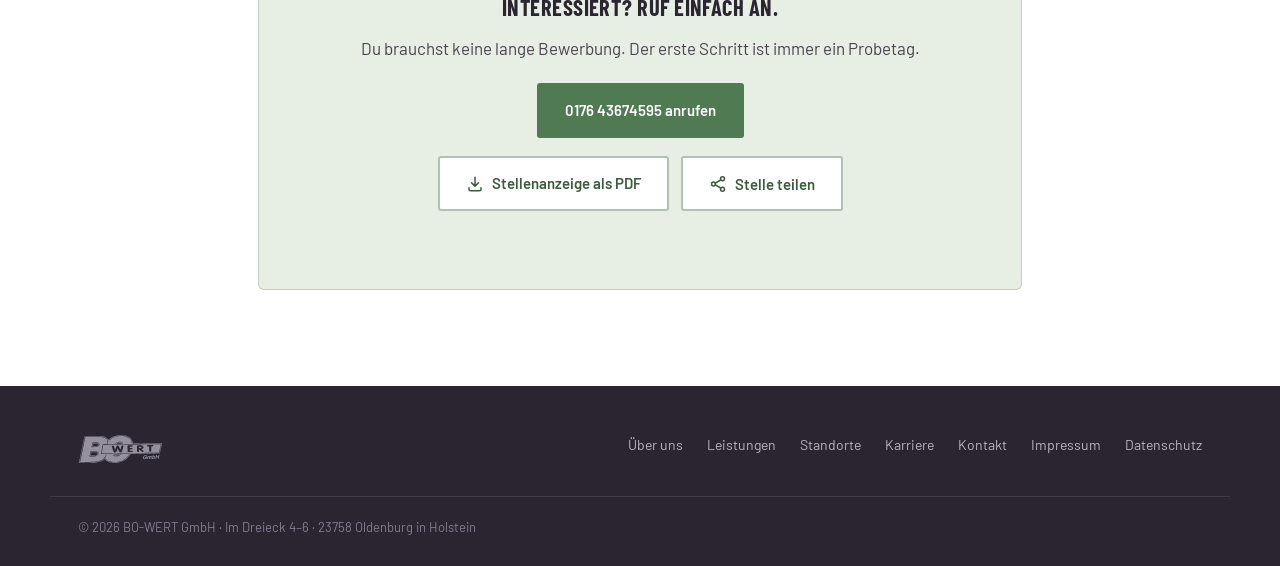
<file: stellenangebot-reinigung.html>
<!DOCTYPE html>
<html lang="de">
<head>
<meta charset="UTF-8">
<meta name="viewport" content="width=device-width, initial-scale=1.0">
<title>Stellenangebot: Reinigungskraft (m/w/d) – BO-WERT GmbH</title>
<meta name="description" content="BO-WERT GmbH sucht ab sofort eine Reinigungskraft (m/w/d) auf Minijob-Basis in Oldenburg in Holstein — 14,60 € pro Stunde, flexible Arbeitstage und Zeiten von Montag bis Freitag zwischen 7:00 und 15:30 Uhr.">
<link rel="icon" href="assets/favicon.svg" type="image/svg+xml">
<link rel="icon" href="assets/favicon-32.png" sizes="32x32" type="image/png">
<link rel="icon" href="assets/favicon-16.png" sizes="16x16" type="image/png">
<link rel="apple-touch-icon" href="assets/apple-touch-icon.png">
<link rel="stylesheet" href="assets/fonts/fonts.css">
<link rel="stylesheet" href="assets/style.css">
</head>
<body>

<header>
  <div class="nav">
    <a class="nav-logo" href="index.html" aria-label="BO-WERT GmbH – Startseite">
      <img src="assets/logo-mark.svg" alt="BO-WERT GmbH Logo">
    </a>
    <ul class="nav-links">
      <li><a href="index.html#ueber-uns">Über uns</a></li>
      <li><a href="index.html#leistungen">Leistungen</a></li>
      <li><a href="index.html#standorte">Standorte</a></li>
      <li><a href="index.html#karriere">Karriere</a></li>
      <li><a href="index.html#kontakt">Kontakt</a></li>
    </ul>
    <a href="index.html#kontakt" class="nav-cta">Anfrage senden</a>
    <button class="burger" id="burger-btn" aria-expanded="false" aria-controls="mobile-menu" aria-label="Menü öffnen">
      <svg class="icon-open" viewBox="0 0 24 24" fill="none" stroke="currentColor" stroke-width="2" stroke-linecap="round"><line x1="3" y1="6" x2="21" y2="6"/><line x1="3" y1="12" x2="21" y2="12"/><line x1="3" y1="18" x2="21" y2="18"/></svg>
      <svg class="icon-close" viewBox="0 0 24 24" fill="none" stroke="currentColor" stroke-width="2" stroke-linecap="round"><line x1="6" y1="6" x2="18" y2="18"/><line x1="6" y1="18" x2="18" y2="6"/></svg>
    </button>
  </div>
  <nav class="mobile-menu" id="mobile-menu">
    <a href="index.html#ueber-uns">Über uns</a>
    <a href="index.html#leistungen">Leistungen</a>
    <a href="index.html#standorte">Standorte</a>
    <a href="index.html#karriere">Karriere</a>
    <a href="index.html#kontakt">Kontakt</a>
    <a href="index.html#kontakt" class="mobile-cta">Anfrage senden</a>
  </nav>
</header>

<section class="legal-hero">
  <div class="wrap">
    <p class="eyebrow" style="color:#8FBF93;">Karriere</p>
    <h1>Reinigungskraft (m/w/d)</h1>
    <ul class="job-tags">
      <li class="is-primary">Minijob</li>
      <li>Flexible Zeiten</li>
      <li class="is-accent">ab sofort</li>
    </ul>
  </div>
</section>

<section class="job">
  <div class="wrap">
    <p class="job-intro">Wir suchen eine Reinigungskraft für unseren Betrieb in Oldenburg in Holstein — auf Minijob-Basis. Wann du arbeitest, stimmen wir gemeinsam ab: Tage und Uhrzeiten sind flexibel, im Rahmen von Montag bis Freitag zwischen 7:00 und 15:30 Uhr. Du arbeitest gründlich und gern selbstständig? Dann passt du gut zu uns.</p>

    <div class="job-grid">
      <div class="job-block">
        <h2>Deine Aufgaben</h2>
        <ul>
          <li>Du reinigst unsere Büros.</li>
          <li>Du hältst Pausenraum und Küche sauber.</li>
          <li>Du reinigst Toiletten und Waschräume.</li>
          <li>Du saugst und wischst die Böden.</li>
          <li>Du leerst die Mülleimer.</li>
          <li>Du füllst Seife und Toilettenpapier auf.</li>
        </ul>
      </div>

      <div class="job-block">
        <h2>Das bringst du mit</h2>
        <ul>
          <li>Du arbeitest gründlich und sorgfältig.</li>
          <li>Du bist zuverlässig.</li>
          <li>Du arbeitest gern selbstständig.</li>
          <li>Erfahrung in der Reinigung ist schön. Du hast keine? Kein Problem.</li>
        </ul>
      </div>

      <div class="job-block">
        <h2>Arbeitszeit</h2>
        <ul>
          <li>Flexible Arbeitstage und Zeiten</li>
          <li>Im Rahmen von Montag bis Freitag, 7:00 – 15:30 Uhr</li>
          <li>Kein Wochenende.</li>
        </ul>
      </div>

      <div class="job-block">
        <h2>Verdienst</h2>
        <ul>
          <li>14,60&nbsp;€ pro Stunde</li>
          <li>Auf Minijob-Basis</li>
        </ul>
      </div>

      <div class="job-block">
        <h2>Das bieten wir dir</h2>
        <ul>
          <li>Flexible Tage und Zeiten. Wir planen gemeinsam, was zu deinem Alltag passt.</li>
          <li>Einen familiär geführten Betrieb mit kurzen Wegen.</li>
          <li>Eine gründliche Einarbeitung. Wir zeigen dir alles in Ruhe.</li>
          <li>Ein Probetag ist immer der erste Schritt. So sehen wir beide in Ruhe, ob es passt.</li>
        </ul>
      </div>

      <div class="job-block">
        <h2>Arbeitsort</h2>
        <address>Im Dreieck 4–6<br>23758 Oldenburg in Holstein</address>
      </div>
    </div>

    <p class="job-intro">BO-WERT ist ein familiär geführtes Logistik-Unternehmen aus Oldenburg in Holstein — seit 2006. Wir lagern Waren auf rund 9.000 Paletten-Plätzen und fahren sie mit eigenen LKW zu unseren Kunden.</p>

    <div class="job-cta">
      <h2>Interessiert? Ruf einfach an.</h2>
      <p>Du brauchst keine lange Bewerbung. Der erste Schritt ist immer ein Probetag.</p>
      <a href="tel:+4917643674595" class="btn btn-primary">0176 43674595 anrufen</a>
      <div class="job-actions">
        <a href="assets/BO-WERT-Stellenanzeige-Reinigungskraft.pdf" class="btn btn-outline" download>
          <svg width="18" height="18" viewBox="0 0 24 24" fill="none" aria-hidden="true"><path d="M12 3v12m0 0l-4.5-4.5M12 15l4.5-4.5M4 17v2a2 2 0 002 2h12a2 2 0 002-2v-2" stroke="currentColor" stroke-width="2" stroke-linecap="round" stroke-linejoin="round"/></svg>
          Stellenanzeige als PDF
        </a>
        <button type="button" class="btn btn-outline" data-share data-share-title="Reinigungskraft (m/w/d) bei BO-WERT GmbH" data-share-text="BO-WERT GmbH in Oldenburg in Holstein sucht ab sofort eine Reinigungskraft (m/w/d) — Minijob, 14,60 € pro Stunde, flexible Arbeitstage und Zeiten.">
          <svg width="18" height="18" viewBox="0 0 24 24" fill="none" aria-hidden="true"><circle cx="18" cy="5" r="2.6" stroke="currentColor" stroke-width="2"/><circle cx="6" cy="12" r="2.6" stroke="currentColor" stroke-width="2"/><circle cx="18" cy="19" r="2.6" stroke="currentColor" stroke-width="2"/><path d="M8.4 10.8l7.2-4.1M8.4 13.2l7.2 4.1" stroke="currentColor" stroke-width="2" stroke-linecap="round"/></svg>
          Stelle teilen
        </button>
      </div>
      <p class="job-share-status" data-share-status role="status"></p>
    </div>
  </div>
</section>

<footer>
  <div class="wrap footer-grid">
    <div class="footer-logo">
      <img src="assets/logo-footer.svg" alt="BO-WERT GmbH">
    </div>
    <ul class="footer-links">
      <li><a href="index.html#ueber-uns">Über uns</a></li>
      <li><a href="index.html#leistungen">Leistungen</a></li>
      <li><a href="index.html#standorte">Standorte</a></li>
      <li><a href="index.html#karriere">Karriere</a></li>
      <li><a href="index.html#kontakt">Kontakt</a></li>
      <li><a href="impressum.html">Impressum</a></li>
      <li><a href="datenschutz.html">Datenschutz</a></li>
    </ul>
  </div>
  <div class="wrap footer-bottom">
    © <span id="year"></span> BO-WERT GmbH · Im Dreieck 4–6 · 23758 Oldenburg in Holstein
  </div>
</footer>

<script src="assets/main.js"></script>

</body>
</html>
</file>
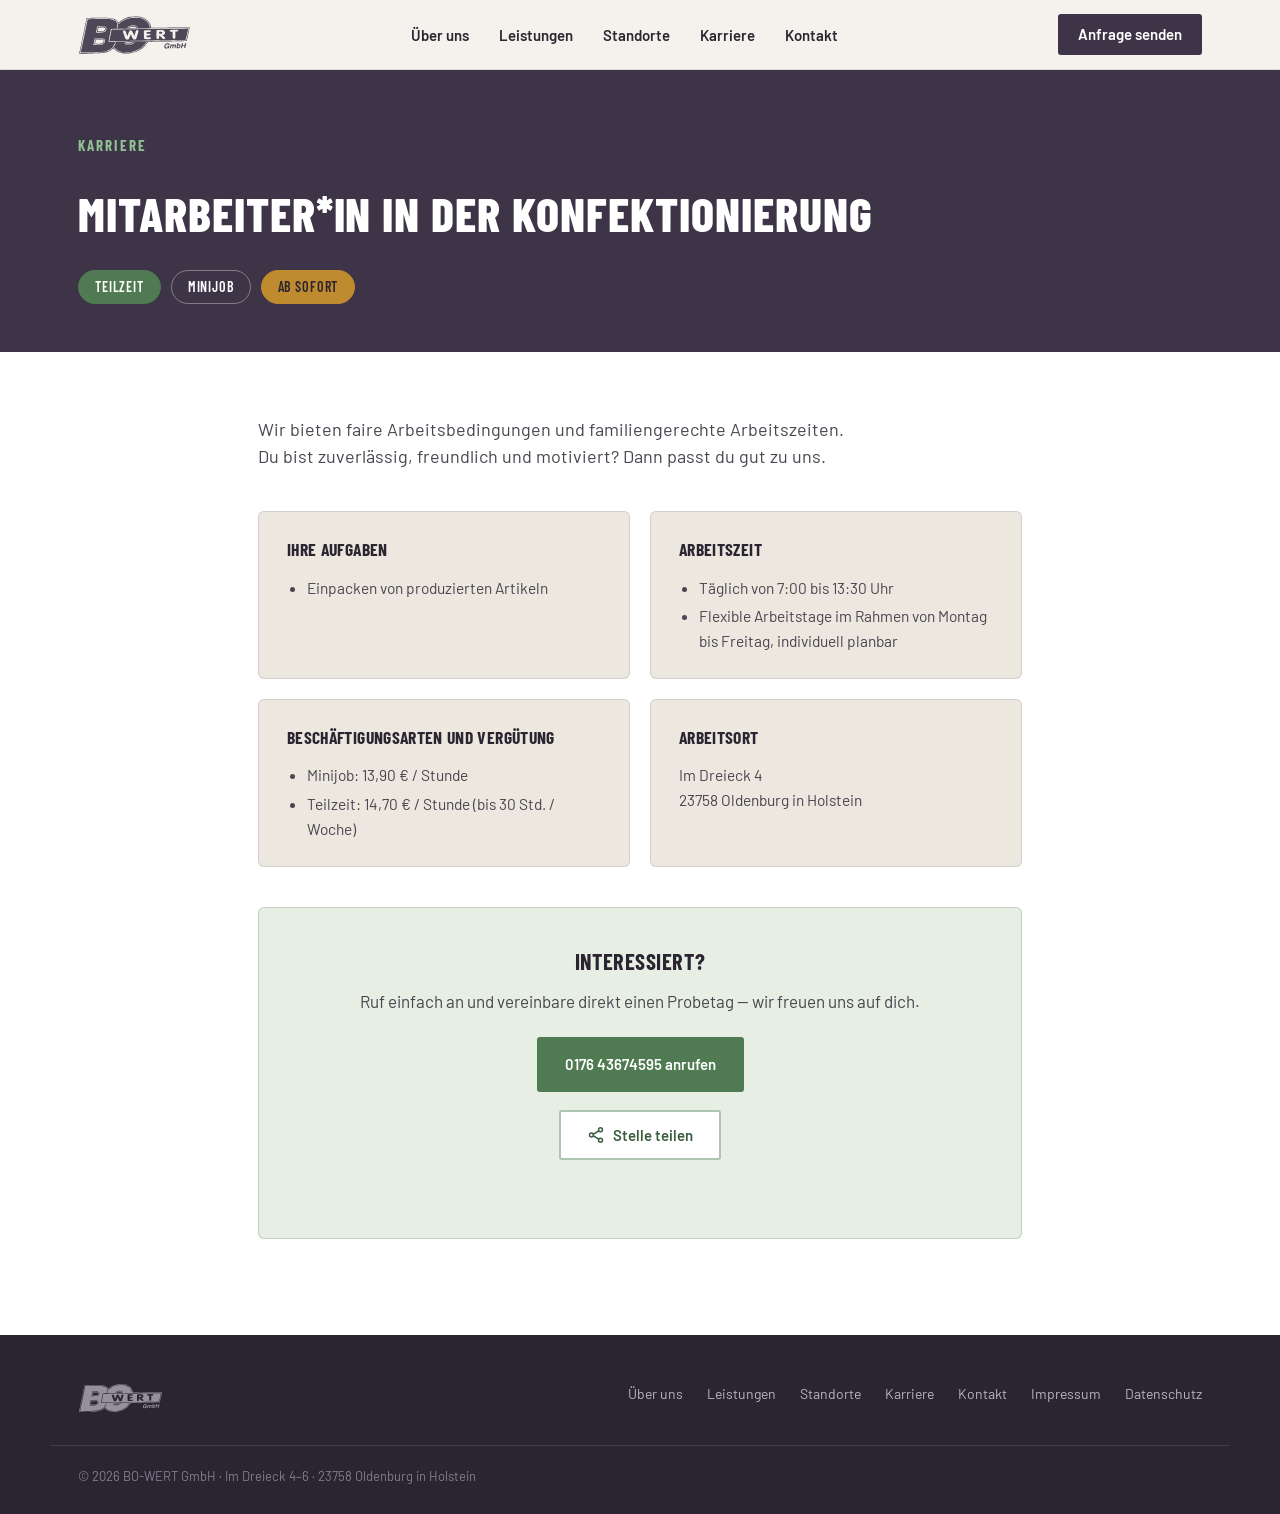
<file: stellenangebot.html>
<!DOCTYPE html>
<html lang="de">
<head>
<meta charset="UTF-8">
<meta name="viewport" content="width=device-width, initial-scale=1.0">
<title>Stellenangebot: Mitarbeiter*in Konfektionierung – BO-WERT GmbH</title>
<meta name="description" content="BO-WERT GmbH sucht ab sofort eine Mitarbeiterin/einen Mitarbeiter für die Konfektionierung — Minijob oder Teilzeit, faire Arbeitsbedingungen, familiengerechte Arbeitszeiten.">
<link rel="icon" href="assets/favicon.svg" type="image/svg+xml">
<link rel="icon" href="assets/favicon-32.png" sizes="32x32" type="image/png">
<link rel="icon" href="assets/favicon-16.png" sizes="16x16" type="image/png">
<link rel="apple-touch-icon" href="assets/apple-touch-icon.png">
<link rel="stylesheet" href="assets/fonts/fonts.css">
<link rel="stylesheet" href="assets/style.css">
</head>
<body>

<header>
  <div class="nav">
    <a class="nav-logo" href="index.html" aria-label="BO-WERT GmbH – Startseite">
      <img src="assets/logo-mark.svg" alt="BO-WERT GmbH Logo">
    </a>
    <ul class="nav-links">
      <li><a href="index.html#ueber-uns">Über uns</a></li>
      <li><a href="index.html#leistungen">Leistungen</a></li>
      <li><a href="index.html#standorte">Standorte</a></li>
      <li><a href="index.html#karriere">Karriere</a></li>
      <li><a href="index.html#kontakt">Kontakt</a></li>
    </ul>
    <a href="index.html#kontakt" class="nav-cta">Anfrage senden</a>
    <button class="burger" id="burger-btn" aria-expanded="false" aria-controls="mobile-menu" aria-label="Menü öffnen">
      <svg class="icon-open" viewBox="0 0 24 24" fill="none" stroke="currentColor" stroke-width="2" stroke-linecap="round"><line x1="3" y1="6" x2="21" y2="6"/><line x1="3" y1="12" x2="21" y2="12"/><line x1="3" y1="18" x2="21" y2="18"/></svg>
      <svg class="icon-close" viewBox="0 0 24 24" fill="none" stroke="currentColor" stroke-width="2" stroke-linecap="round"><line x1="6" y1="6" x2="18" y2="18"/><line x1="6" y1="18" x2="18" y2="6"/></svg>
    </button>
  </div>
  <nav class="mobile-menu" id="mobile-menu">
    <a href="index.html#ueber-uns">Über uns</a>
    <a href="index.html#leistungen">Leistungen</a>
    <a href="index.html#standorte">Standorte</a>
    <a href="index.html#karriere">Karriere</a>
    <a href="index.html#kontakt">Kontakt</a>
    <a href="index.html#kontakt" class="mobile-cta">Anfrage senden</a>
  </nav>
</header>

<section class="legal-hero">
  <div class="wrap">
    <p class="eyebrow" style="color:#8FBF93;">Karriere</p>
    <h1>Mitarbeiter*in in der Konfektionierung</h1>
    <ul class="job-tags">
      <li class="is-primary">Teilzeit</li>
      <li>Minijob</li>
      <li class="is-accent">ab sofort</li>
    </ul>
  </div>
</section>

<section class="job">
  <div class="wrap">
    <p class="job-intro">Wir bieten faire Arbeitsbedingungen und familiengerechte Arbeitszeiten. Du bist zuverlässig, freundlich und motiviert? Dann passt du gut zu uns.</p>

    <div class="job-grid">
      <div class="job-block">
        <h2>Ihre Aufgaben</h2>
        <ul>
          <li>Einpacken von produzierten Artikeln</li>
        </ul>
      </div>

      <div class="job-block">
        <h2>Arbeitszeit</h2>
        <ul>
          <li>Täglich von 7:00 bis 13:30 Uhr</li>
          <li>Flexible Arbeitstage im Rahmen von Montag bis Freitag, individuell planbar</li>
        </ul>
      </div>

      <div class="job-block">
        <h2>Beschäftigungsarten und Vergütung</h2>
        <ul>
          <li>Minijob: 13,90&nbsp;€ / Stunde</li>
          <li>Teilzeit: 14,70&nbsp;€ / Stunde (bis 30 Std. / Woche)</li>
        </ul>
      </div>

      <div class="job-block">
        <h2>Arbeitsort</h2>
        <address>Im Dreieck 4<br>23758 Oldenburg in Holstein</address>
      </div>
    </div>

    <div class="job-cta">
      <h2>Interessiert?</h2>
      <p>Ruf einfach an und vereinbare direkt einen Probetag — wir freuen uns auf dich.</p>
      <a href="tel:+4917643674595" class="btn btn-primary">0176 43674595 anrufen</a>
      <div class="job-actions">
        <button type="button" class="btn btn-outline" data-share data-share-title="Mitarbeiter*in Konfektionierung (m/w/d) bei BO-WERT GmbH" data-share-text="BO-WERT GmbH in Oldenburg in Holstein sucht ab sofort Verstärkung für die Konfektionierung (m/w/d) — Minijob oder Teilzeit.">
          <svg width="18" height="18" viewBox="0 0 24 24" fill="none" aria-hidden="true"><circle cx="18" cy="5" r="2.6" stroke="currentColor" stroke-width="2"/><circle cx="6" cy="12" r="2.6" stroke="currentColor" stroke-width="2"/><circle cx="18" cy="19" r="2.6" stroke="currentColor" stroke-width="2"/><path d="M8.4 10.8l7.2-4.1M8.4 13.2l7.2 4.1" stroke="currentColor" stroke-width="2" stroke-linecap="round"/></svg>
          Stelle teilen
        </button>
      </div>
      <p class="job-share-status" data-share-status role="status"></p>
    </div>
  </div>
</section>

<footer>
  <div class="wrap footer-grid">
    <div class="footer-logo">
      <img src="assets/logo-footer.svg" alt="BO-WERT GmbH">
    </div>
    <ul class="footer-links">
      <li><a href="index.html#ueber-uns">Über uns</a></li>
      <li><a href="index.html#leistungen">Leistungen</a></li>
      <li><a href="index.html#standorte">Standorte</a></li>
      <li><a href="index.html#karriere">Karriere</a></li>
      <li><a href="index.html#kontakt">Kontakt</a></li>
      <li><a href="impressum.html">Impressum</a></li>
      <li><a href="datenschutz.html">Datenschutz</a></li>
    </ul>
  </div>
  <div class="wrap footer-bottom">
    © <span id="year"></span> BO-WERT GmbH · Im Dreieck 4–6 · 23758 Oldenburg in Holstein
  </div>
</footer>

<script src="assets/main.js"></script>

</body>
</html>
</file>
<file: assets/fonts/fonts.css>
/* latin-ext */
@font-face {
  font-family: 'Barlow';
  font-style: italic;
  font-weight: 400;
  font-display: swap;
  src: url(files/7cHrv4kjgoGqM7E_Cfs1wH8RnA.woff2) format('woff2');
  unicode-range: U+0100-02BA, U+02BD-02C5, U+02C7-02CC, U+02CE-02D7, U+02DD-02FF, U+0304, U+0308, U+0329, U+1D00-1DBF, U+1E00-1E9F, U+1EF2-1EFF, U+2020, U+20A0-20AB, U+20AD-20C0, U+2113, U+2C60-2C7F, U+A720-A7FF;
}

/* latin */
@font-face {
  font-family: 'Barlow';
  font-style: italic;
  font-weight: 400;
  font-display: swap;
  src: url(files/7cHrv4kjgoGqM7E_Cfs7wH8.woff2) format('woff2');
  unicode-range: U+0000-00FF, U+0131, U+0152-0153, U+02BB-02BC, U+02C6, U+02DA, U+02DC, U+0304, U+0308, U+0329, U+2000-206F, U+20AC, U+2122, U+2191, U+2193, U+2212, U+2215, U+FEFF, U+FFFD;
}

/* latin-ext */
@font-face {
  font-family: 'Barlow';
  font-style: normal;
  font-weight: 400;
  font-display: swap;
  src: url(files/7cHpv4kjgoGqM7E_Ass52Hs.woff2) format('woff2');
  unicode-range: U+0100-02BA, U+02BD-02C5, U+02C7-02CC, U+02CE-02D7, U+02DD-02FF, U+0304, U+0308, U+0329, U+1D00-1DBF, U+1E00-1E9F, U+1EF2-1EFF, U+2020, U+20A0-20AB, U+20AD-20C0, U+2113, U+2C60-2C7F, U+A720-A7FF;
}

/* latin */
@font-face {
  font-family: 'Barlow';
  font-style: normal;
  font-weight: 400;
  font-display: swap;
  src: url(files/7cHpv4kjgoGqM7E_DMs5.woff2) format('woff2');
  unicode-range: U+0000-00FF, U+0131, U+0152-0153, U+02BB-02BC, U+02C6, U+02DA, U+02DC, U+0304, U+0308, U+0329, U+2000-206F, U+20AC, U+2122, U+2191, U+2193, U+2212, U+2215, U+FEFF, U+FFFD;
}

/* latin-ext */
@font-face {
  font-family: 'Barlow';
  font-style: normal;
  font-weight: 500;
  font-display: swap;
  src: url(files/7cHqv4kjgoGqM7E3_-gs6VospT4.woff2) format('woff2');
  unicode-range: U+0100-02BA, U+02BD-02C5, U+02C7-02CC, U+02CE-02D7, U+02DD-02FF, U+0304, U+0308, U+0329, U+1D00-1DBF, U+1E00-1E9F, U+1EF2-1EFF, U+2020, U+20A0-20AB, U+20AD-20C0, U+2113, U+2C60-2C7F, U+A720-A7FF;
}

/* latin */
@font-face {
  font-family: 'Barlow';
  font-style: normal;
  font-weight: 500;
  font-display: swap;
  src: url(files/7cHqv4kjgoGqM7E3_-gs51os.woff2) format('woff2');
  unicode-range: U+0000-00FF, U+0131, U+0152-0153, U+02BB-02BC, U+02C6, U+02DA, U+02DC, U+0304, U+0308, U+0329, U+2000-206F, U+20AC, U+2122, U+2191, U+2193, U+2212, U+2215, U+FEFF, U+FFFD;
}

/* latin-ext */
@font-face {
  font-family: 'Barlow';
  font-style: normal;
  font-weight: 600;
  font-display: swap;
  src: url(files/7cHqv4kjgoGqM7E30-8s6VospT4.woff2) format('woff2');
  unicode-range: U+0100-02BA, U+02BD-02C5, U+02C7-02CC, U+02CE-02D7, U+02DD-02FF, U+0304, U+0308, U+0329, U+1D00-1DBF, U+1E00-1E9F, U+1EF2-1EFF, U+2020, U+20A0-20AB, U+20AD-20C0, U+2113, U+2C60-2C7F, U+A720-A7FF;
}

/* latin */
@font-face {
  font-family: 'Barlow';
  font-style: normal;
  font-weight: 600;
  font-display: swap;
  src: url(files/7cHqv4kjgoGqM7E30-8s51os.woff2) format('woff2');
  unicode-range: U+0000-00FF, U+0131, U+0152-0153, U+02BB-02BC, U+02C6, U+02DA, U+02DC, U+0304, U+0308, U+0329, U+2000-206F, U+20AC, U+2122, U+2191, U+2193, U+2212, U+2215, U+FEFF, U+FFFD;
}

/* latin-ext */
@font-face {
  font-family: 'Barlow Condensed';
  font-style: normal;
  font-weight: 500;
  font-display: swap;
  src: url(files/HTxwL3I-JCGChYJ8VI-L6OO_au7B4-Lwz3jWuZEC.woff2) format('woff2');
  unicode-range: U+0100-02BA, U+02BD-02C5, U+02C7-02CC, U+02CE-02D7, U+02DD-02FF, U+0304, U+0308, U+0329, U+1D00-1DBF, U+1E00-1E9F, U+1EF2-1EFF, U+2020, U+20A0-20AB, U+20AD-20C0, U+2113, U+2C60-2C7F, U+A720-A7FF;
}

/* latin */
@font-face {
  font-family: 'Barlow Condensed';
  font-style: normal;
  font-weight: 500;
  font-display: swap;
  src: url(files/HTxwL3I-JCGChYJ8VI-L6OO_au7B4-Lwz3bWuQ.woff2) format('woff2');
  unicode-range: U+0000-00FF, U+0131, U+0152-0153, U+02BB-02BC, U+02C6, U+02DA, U+02DC, U+0304, U+0308, U+0329, U+2000-206F, U+20AC, U+2122, U+2191, U+2193, U+2212, U+2215, U+FEFF, U+FFFD;
}

/* latin-ext */
@font-face {
  font-family: 'Barlow Condensed';
  font-style: normal;
  font-weight: 600;
  font-display: swap;
  src: url(files/HTxwL3I-JCGChYJ8VI-L6OO_au7B4873z3jWuZEC.woff2) format('woff2');
  unicode-range: U+0100-02BA, U+02BD-02C5, U+02C7-02CC, U+02CE-02D7, U+02DD-02FF, U+0304, U+0308, U+0329, U+1D00-1DBF, U+1E00-1E9F, U+1EF2-1EFF, U+2020, U+20A0-20AB, U+20AD-20C0, U+2113, U+2C60-2C7F, U+A720-A7FF;
}

/* latin */
@font-face {
  font-family: 'Barlow Condensed';
  font-style: normal;
  font-weight: 600;
  font-display: swap;
  src: url(files/HTxwL3I-JCGChYJ8VI-L6OO_au7B4873z3bWuQ.woff2) format('woff2');
  unicode-range: U+0000-00FF, U+0131, U+0152-0153, U+02BB-02BC, U+02C6, U+02DA, U+02DC, U+0304, U+0308, U+0329, U+2000-206F, U+20AC, U+2122, U+2191, U+2193, U+2212, U+2215, U+FEFF, U+FFFD;
}

/* latin-ext */
@font-face {
  font-family: 'Barlow Condensed';
  font-style: normal;
  font-weight: 700;
  font-display: swap;
  src: url(files/HTxwL3I-JCGChYJ8VI-L6OO_au7B46r2z3jWuZEC.woff2) format('woff2');
  unicode-range: U+0100-02BA, U+02BD-02C5, U+02C7-02CC, U+02CE-02D7, U+02DD-02FF, U+0304, U+0308, U+0329, U+1D00-1DBF, U+1E00-1E9F, U+1EF2-1EFF, U+2020, U+20A0-20AB, U+20AD-20C0, U+2113, U+2C60-2C7F, U+A720-A7FF;
}

/* latin */
@font-face {
  font-family: 'Barlow Condensed';
  font-style: normal;
  font-weight: 700;
  font-display: swap;
  src: url(files/HTxwL3I-JCGChYJ8VI-L6OO_au7B46r2z3bWuQ.woff2) format('woff2');
  unicode-range: U+0000-00FF, U+0131, U+0152-0153, U+02BB-02BC, U+02C6, U+02DA, U+02DC, U+0304, U+0308, U+0329, U+2000-206F, U+20AC, U+2122, U+2191, U+2193, U+2212, U+2215, U+FEFF, U+FFFD;
}

/* latin-ext */
@font-face {
  font-family: 'Barlow Condensed';
  font-style: normal;
  font-weight: 800;
  font-display: swap;
  src: url(files/HTxwL3I-JCGChYJ8VI-L6OO_au7B47b1z3jWuZEC.woff2) format('woff2');
  unicode-range: U+0100-02BA, U+02BD-02C5, U+02C7-02CC, U+02CE-02D7, U+02DD-02FF, U+0304, U+0308, U+0329, U+1D00-1DBF, U+1E00-1E9F, U+1EF2-1EFF, U+2020, U+20A0-20AB, U+20AD-20C0, U+2113, U+2C60-2C7F, U+A720-A7FF;
}

/* latin */
@font-face {
  font-family: 'Barlow Condensed';
  font-style: normal;
  font-weight: 800;
  font-display: swap;
  src: url(files/HTxwL3I-JCGChYJ8VI-L6OO_au7B47b1z3bWuQ.woff2) format('woff2');
  unicode-range: U+0000-00FF, U+0131, U+0152-0153, U+02BB-02BC, U+02C6, U+02DA, U+02DC, U+0304, U+0308, U+0329, U+2000-206F, U+20AC, U+2122, U+2191, U+2193, U+2212, U+2215, U+FEFF, U+FFFD;
}
</file>
<file: assets/style.css>
:root{
  --anthracite: #3D3547;
  --anthracite-dark: #2A2531;
  --ink: #262029;
  --paper: #F4F2ED;
  --paper-warm: #ECE8DF;
  --green: #4F7A52;
  --green-dark: #3B5C3D;
  --green-tint: #E7EEE4;
  --white: #FFFFFF;
  --line: rgba(38,32,41,0.12);
}

* { box-sizing: border-box; }
html { scroll-behavior: smooth; }
body {
  margin: 0;
  background: var(--paper);
  color: var(--ink);
  font-family: 'Barlow', sans-serif;
  font-size: 17px;
  line-height: 1.55;
  -webkit-font-smoothing: antialiased;
}
h1, h2, h3, .eyebrow, .stat-num {
  font-family: 'Barlow Condensed', sans-serif;
  text-transform: uppercase;
  letter-spacing: 0.02em;
}
h1 { font-weight: 800; }
h2 { font-weight: 700; }
h3 { font-weight: 600; }
a { color: inherit; }
img { max-width: 100%; display: block; }
:focus-visible { outline: 3px solid var(--green); outline-offset: 3px; }

.wrap { max-width: 1180px; margin: 0 auto; padding: 0 28px; }

/* ---------- Header ---------- */
header {
  position: sticky; top: 0; z-index: 50;
  background: rgba(244,242,237,0.92);
  backdrop-filter: blur(8px);
  border-bottom: 1px solid var(--line);
}
.nav {
  display: flex; align-items: center; justify-content: space-between;
  padding: 14px 28px;
  max-width: 1180px; margin: 0 auto;
}
.nav-logo { display: flex; align-items: center; gap: 12px; }
.nav-logo img { height: 40px; width: auto; opacity: 0.9; }
.nav-links { display: flex; gap: 30px; list-style: none; margin: 0; padding: 0; }
.nav-links a {
  text-decoration: none; font-weight: 600; font-size: 15px;
  color: var(--anthracite-dark);
  position: relative; padding-bottom: 3px;
}
.nav-links a::after {
  content: ""; position: absolute; left: 0; bottom: 0; width: 0; height: 2px;
  background: var(--green); transition: width .25s ease;
}
.nav-links a:hover::after, .nav-links a.active::after { width: 100%; }
.mobile-menu a.active { color: var(--green-dark); }
.nav-cta {
  background: var(--anthracite); color: var(--white) !important;
  padding: 9px 20px; border-radius: 3px; font-weight: 600;
  text-decoration: none; font-size: 15px;
}
.nav-cta::after { display: none; }
.burger {
  display: none; background: none; border: none; cursor: pointer;
  padding: 6px; width: 40px; height: 40px; align-items: center; justify-content: center;
}
.burger svg { width: 24px; height: 24px; }
.burger .icon-close { display: none; }
.burger[aria-expanded="true"] .icon-open { display: none; }
.burger[aria-expanded="true"] .icon-close { display: block; }

.mobile-menu {
  display: none;
  flex-direction: column;
  background: var(--paper);
  border-top: 1px solid var(--line);
  border-bottom: 1px solid var(--line);
  max-height: 0;
  overflow: hidden;
  transition: max-height .3s ease;
}
.mobile-menu.open { max-height: 400px; }
.mobile-menu a {
  padding: 16px 28px;
  text-decoration: none;
  font-weight: 600;
  font-size: 16px;
  color: var(--anthracite-dark);
  border-bottom: 1px solid var(--line);
}
.mobile-menu a:last-child { border-bottom: none; }
.mobile-menu a.mobile-cta { color: var(--green-dark); }

/* ---------- Hero ---------- */
.hero {
  position: relative;
  background: linear-gradient(115deg, rgba(42,37,49,0.94), rgba(61,53,71,0.82)), url('Lager2.jpg') center 38%/cover no-repeat;
  color: var(--white);
  overflow: hidden;
}
.hero-inner {
  max-width: 1180px; margin: 0 auto; padding: 100px 28px 120px;
  position: relative; z-index: 2;
}
.hero-flow {
  position: absolute; inset: 0; opacity: 0.16; z-index: 1;
  background-image:
    repeating-linear-gradient(115deg, transparent 0 64px, rgba(255,255,255,0.5) 64px 66px);
}
.eyebrow {
  color: #9FBFA1; font-size: 15px; font-weight: 700; letter-spacing: 0.14em;
  margin: 0 0 18px;
}
.hero h1 {
  font-size: clamp(2.6rem, 6vw, 4.6rem);
  line-height: 0.98;
  margin: 0 0 26px;
  max-width: 15ch;
}
.hero h1 span { color: #8FBF93; }
.hero p.lead {
  font-family: 'Barlow', sans-serif; font-size: 19px; max-width: 46ch;
  color: #DCD9E2; margin: 0 0 40px;
}
.hero-ctas { display: flex; gap: 16px; flex-wrap: wrap; }
.btn {
  display: inline-flex; align-items: center; gap: 8px;
  padding: 14px 26px; border-radius: 3px; font-weight: 600; font-size: 15px;
  text-decoration: none; border: 2px solid transparent; cursor: pointer;
  font-family: 'Barlow', sans-serif;
}
.btn-primary { background: var(--green); color: var(--white); }
.btn-primary:hover { background: var(--green-dark); }
.btn-ghost { border-color: rgba(255,255,255,0.4); color: var(--white); background: transparent; }
.btn-ghost:hover { border-color: var(--white); }
.btn-outline { border-color: rgba(79,122,82,0.45); color: var(--green-dark); background: var(--white); }
.btn-outline:hover { border-color: var(--green); background: var(--green-tint); }

.hero-stats {
  display: grid; grid-template-columns: repeat(3, auto); gap: 48px;
  margin-top: 64px; padding-top: 36px; border-top: 1px solid rgba(255,255,255,0.18);
  max-width: 640px;
}
.hero-stats > div { min-width: 0; }
.stat-num { font-size: 2.6rem; color: var(--white); line-height: 1; }
.stat-label { font-size: 14px; color: #B9B4C3; margin-top: 6px; overflow-wrap: break-word; }

/* ---------- Section shells ---------- */
section { padding: 96px 0; }
.section-head { max-width: 640px; margin: 0 0 52px; }
.section-head .eyebrow { color: var(--green-dark); }
.section-head h2 { font-size: clamp(1.9rem, 3.6vw, 2.7rem); margin: 0 0 16px; color: var(--anthracite-dark); }
.section-head p { margin: 0; color: #55505C; font-size: 17px; }

/* ---------- About ---------- */
.about { background: var(--white); }
.about-grid { display: grid; grid-template-columns: 1.1fr 1fr; gap: 64px; align-items: center; }
.about-photo {
  aspect-ratio: 4/3; border-radius: 4px; overflow: hidden;
  border: 1px solid var(--line);
}
.about-photo img { width: 100%; height: 100%; object-fit: cover; object-position: center 30%; }
.about-text p { color: #4A454F; margin: 0 0 18px; }
.about-facts { list-style: none; margin: 28px 0 0; padding: 0; display: grid; gap: 12px; }
.about-facts li { display: flex; gap: 12px; align-items: flex-start; font-size: 15.5px; color: #3A3540; }
.about-facts svg { flex-shrink: 0; margin-top: 3px; color: var(--green); }

/* ---------- Services ---------- */
.services { background: var(--paper-warm); }
.service-grid { display: grid; grid-template-columns: repeat(4, 1fr); gap: 1px; background: var(--line); border: 1px solid var(--line); }
.service-card {
  background: var(--white); padding: 36px 28px; min-height: 260px;
  display: flex; flex-direction: column;
}
.service-card .icon {
  width: 46px; height: 46px; border-radius: 50%;
  background: var(--green-tint); color: var(--green-dark);
  display: flex; align-items: center; justify-content: center; margin-bottom: 22px;
}
.service-card h3 { font-size: 1.4rem; margin: 0 0 10px; color: var(--anthracite-dark); }
.service-card p { font-size: 15px; color: #56505C; margin: 0; flex-grow: 1; }

/* ---------- Standorte ---------- */
.locations { background: var(--white); }
.locations-map { border-radius: 6px; overflow: hidden; border: 1px solid var(--line); margin-bottom: 28px; height: 440px; background: var(--paper-warm); }
.locations-grid { display: grid; grid-template-columns: repeat(3, 1fr); gap: 20px; }
.location-card {
  background: var(--paper-warm); border: 1px solid var(--line); border-radius: 6px;
  padding: 20px 24px;
}
.location-card h3 { font-size: 1.1rem; margin: 0 0 6px; color: var(--anthracite-dark); }
.location-card address { color: #56505C; font-size: 15px; margin: 0; }

/* ---------- Flow / signature ---------- */
.flow { background: var(--anthracite-dark); color: var(--white); }
.flow .section-head .eyebrow { color: #8FBF93; }
.flow .section-head h2 { color: var(--white); }
.flow .section-head p { color: #C9C4D1; }
.flow-row {
  display: grid; grid-template-columns: repeat(4, 1fr); gap: 0;
  position: relative; margin-top: 20px;
}
.flow-step {
  padding: 0 18px 0 0; position: relative;
}
.flow-step:not(:last-child)::after {
  content: "→"; position: absolute; right: -6px; top: 8px;
  color: var(--green); font-size: 20px; font-weight: 700;
}
.flow-num { font-family: 'Barlow Condensed', sans-serif; font-size: 14px; color: #8FBF93; font-weight: 700; letter-spacing: 0.1em; }
.flow-step h3 { font-size: 1.15rem; margin: 8px 0 8px; color: var(--white); }
.flow-step p { font-size: 14px; color: #B9B4C3; margin: 0; }

/* ---------- Karriere ---------- */
.career { background: var(--green-tint); }
.career .section-head { margin-bottom: 36px; }
.career-list { display: grid; gap: 20px; }
.career-card {
  display: grid; grid-template-columns: 1fr auto; gap: 40px; align-items: center;
  background: var(--white); border-radius: 6px; padding: 40px 44px;
  border: 1px solid rgba(79,122,82,0.25);
}
.career-card h3 { font-size: 1.7rem; margin: 0 0 12px; color: var(--anthracite-dark); }
.career-card p { color: #4A454F; margin: 0; max-width: 52ch; }
.career-meta {
  display: flex; flex-wrap: wrap; gap: 8px 18px; margin: 0 0 12px;
  list-style: none; padding: 0;
  font-family: 'Barlow Condensed', sans-serif; text-transform: uppercase;
  letter-spacing: 0.06em; font-size: 14px; font-weight: 600; color: var(--green-dark);
}

/* ---------- Contact ---------- */
.contact { background: var(--white); }
.contact-grid { display: grid; grid-template-columns: 1fr 1.15fr; gap: 64px; }
.contact-info h3 { font-size: 1.05rem; color: var(--anthracite-dark); margin: 0 0 6px; }
.contact-block { margin-bottom: 32px; }
.contact-block p, .contact-block address { margin: 0; font-style: normal; color: #4A454F; font-size: 15.5px; line-height: 1.7; }
.contact-block a { color: var(--green-dark); text-decoration: none; font-weight: 600; }
.contact-block a:hover { text-decoration: underline; }

form { display: grid; gap: 18px; }
.form-row { display: grid; grid-template-columns: 1fr 1fr; gap: 18px; }
label { display: block; font-size: 13.5px; font-weight: 600; margin-bottom: 6px; color: var(--anthracite-dark); text-transform: uppercase; letter-spacing: 0.04em; }
input, textarea, select {
  width: 100%; padding: 12px 14px; border: 1.5px solid var(--line); border-radius: 3px;
  font-family: 'Barlow', sans-serif; font-size: 15px; background: var(--paper); color: var(--ink);
}
input:focus, textarea:focus, select:focus { border-color: var(--green); background: var(--white); }
textarea { resize: vertical; min-height: 130px; }
.form-note { font-size: 13px; color: #7A7482; margin-top: -6px; }
.form-status { font-size: 14px; margin-top: 4px; display: none; }
.form-status.ok { color: var(--green-dark); display: block; }
.form-status.err { color: #A5333A; display: block; }

/* ---------- Footer ---------- */
footer { background: var(--anthracite-dark); color: #B9B4C3; padding: 48px 0 28px; font-size: 14px; }
.footer-grid { display: flex; justify-content: space-between; align-items: flex-start; flex-wrap: wrap; gap: 24px; }
.footer-logo img { height: 30px; opacity: 0.75; }
.footer-links { display: flex; gap: 24px; list-style: none; padding: 0; margin: 0; flex-wrap: wrap; }
.footer-links a { text-decoration: none; color: #B9B4C3; }
.footer-links a:hover { color: var(--white); }
.footer-bottom { margin-top: 32px; padding-top: 20px; border-top: 1px solid rgba(255,255,255,0.1); font-size: 13px; color: #837C90; }

/* ---------- Legal pages (Impressum / Datenschutz) ---------- */
.legal-hero { background: var(--anthracite); color: var(--white); padding: 64px 0 48px; }
.legal-hero h1 { font-size: clamp(2rem, 4.5vw, 3rem); margin: 0; }
.legal { background: var(--white); padding: 64px 0 96px; }
.legal .wrap { max-width: 820px; }
.legal h2 { font-size: 1.5rem; color: var(--anthracite-dark); margin: 40px 0 12px; }
.legal h2:first-child { margin-top: 0; }
.legal h3 { font-size: 1.1rem; color: var(--anthracite-dark); margin: 24px 0 8px; }
.legal p, .legal li, .legal address { color: #4A454F; font-size: 15.5px; line-height: 1.7; margin: 0 0 14px; font-style: normal; }
.legal ul { padding-left: 22px; margin: 0 0 14px; }
.legal a { color: var(--green-dark); font-weight: 600; text-decoration: none; }
.legal a:hover { text-decoration: underline; }
.legal .placeholder { background: var(--green-tint); padding: 1px 6px; border-radius: 3px; }

/* ---------- Stellenangebot ---------- */
.job-tags {
  display: flex; flex-wrap: wrap; gap: 10px; list-style: none; padding: 0; margin: 20px 0 0;
  font-family: 'Barlow Condensed', sans-serif; text-transform: uppercase;
  letter-spacing: 0.06em; font-size: 14px; font-weight: 600;
}
.job-tags li {
  border: 1.5px solid rgba(255,255,255,0.35); border-radius: 999px;
  padding: 5px 16px; color: var(--white);
}
.job-tags li.is-primary { background: var(--green); border-color: var(--green); }
.job-tags li.is-accent { background: #C08A2E; border-color: #C08A2E; color: var(--anthracite-dark); }

.job { background: var(--white); padding: 64px 0 96px; }
.job .wrap { max-width: 820px; }
.job-intro { font-size: 18px; color: #4A454F; margin: 0 0 40px; max-width: 60ch; }
.job-grid { display: grid; grid-template-columns: 1fr 1fr; gap: 20px; margin-bottom: 40px; }
.job-block {
  background: var(--paper-warm); border: 1px solid var(--line); border-radius: 6px;
  padding: 24px 28px;
}
.job-block h2 { font-size: 1.1rem; margin: 0 0 12px; color: var(--anthracite-dark); }
.job-block ul { margin: 0; padding-left: 20px; }
.job-block li, .job-block address { color: #4A454F; font-size: 15.5px; line-height: 1.6; font-style: normal; margin: 0 0 4px; }
.job-block li:last-child { margin-bottom: 0; }
.job-cta {
  background: var(--green-tint); border: 1px solid rgba(79,122,82,0.25); border-radius: 6px;
  padding: 36px 40px; text-align: center;
}
.job-cta h2 { font-size: 1.4rem; margin: 0 0 10px; color: var(--anthracite-dark); }
.job-cta p { color: #4A454F; margin: 0 0 22px; }
.job-actions { display: flex; flex-wrap: wrap; gap: 12px; justify-content: center; margin-top: 18px; }
.job-share-status { font-size: 14px; color: var(--green-dark); margin: 14px 0 0; min-height: 20px; }

/* ---------- Responsive ---------- */
@media (max-width: 900px) {
  .about-grid, .contact-grid { grid-template-columns: 1fr; }
  .service-grid { grid-template-columns: repeat(2, 1fr); }
  .locations-grid { grid-template-columns: 1fr; }
  .job-grid { grid-template-columns: 1fr; }
  .flow-row { grid-template-columns: 1fr 1fr; row-gap: 32px; }
  .flow-step::after { display: none; }
  .career-card { grid-template-columns: 1fr; text-align: left; }
  .hero-stats { grid-template-columns: repeat(3, 1fr); gap: 20px; }
}
@media (max-width: 640px) {
  .nav-links { display: none; }
  .nav-cta { display: none; }
  .burger { display: flex; }
  .mobile-menu { display: flex; }
  .service-grid { grid-template-columns: 1fr; }
  .flow-row { grid-template-columns: 1fr; }
  .form-row { grid-template-columns: 1fr; }
  .hero-inner { padding: 70px 24px 80px; }
  section { padding: 64px 0; }
  .locations-map { height: 320px; }
}

@media (prefers-reduced-motion: reduce) {
  html { scroll-behavior: auto; }
  * { transition: none !important; }
}
</file>
